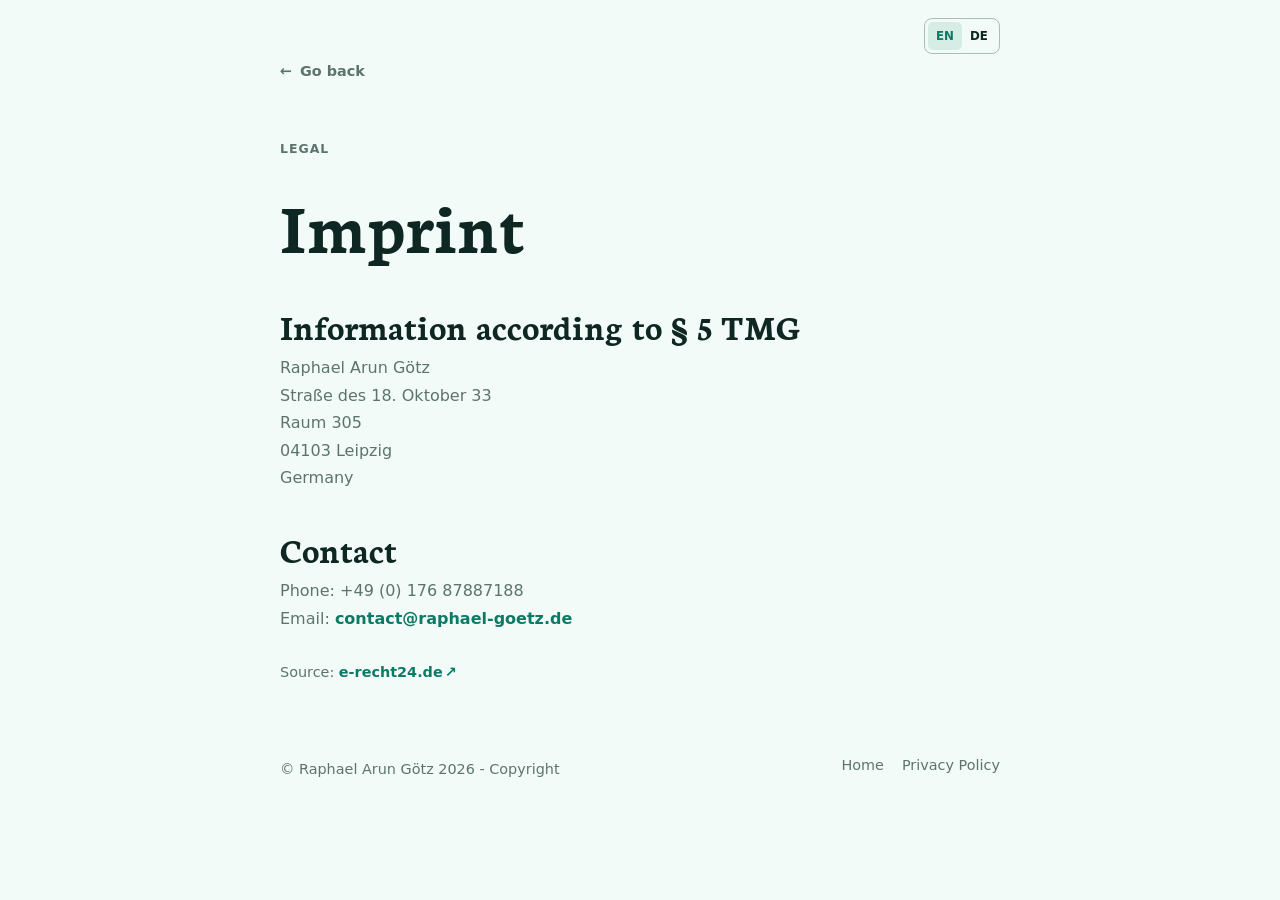
<file: privacy/imprint.html>
<!DOCTYPE html>
<html lang="en">
<head>
    <meta charset="UTF-8"/>
    <meta name="viewport" content="width=device-width, initial-scale=1"/>
    <title>Imprint - Raphael Götz</title>
    <link rel="icon" href="../public/favicon.svg" type="image/svg+xml"/>
    <link rel="manifest" href="../site.webmanifest"/>
    <meta name="theme-color" content="#dff2eb"/>
    <meta name="description" content="Legal notice and contact information for Raphael Götz."/>
    <meta name="robots" content="noindex, follow"/>
    <link rel="canonical" href="https://raphael-goetz.de/privacy/imprint.html"/>
    <link rel="stylesheet" href="../index.css" type="text/css" media="screen"/>
    <script src="../i18n.js" defer></script>
</head>
<body>
<main id="main-content" class="legal-shell">
    <nav class="legal-nav" aria-label="Legal navigation">
        <a class="project-link project-link--back" href="../index.html">
            <span aria-hidden="true">←</span> Go back
        </a>
    </nav>

    <article class="legal-page">
        <p class="eyebrow">Legal</p>
        <h1>Imprint</h1>

        <section>
            <h2>Information according to § 5 TMG</h2>
            <p>
                Raphael Arun G&ouml;tz<br/>
                Stra&szlig;e des 18. Oktober 33<br/>
                Raum 305<br/>
                04103 Leipzig<br/>
                Germany
            </p>
        </section>

        <section>
            <h2>Contact</h2>
            <p>
                Phone: +49 (0) 176 87887188<br/>
                Email: <a href="mailto:contact@raphael-goetz.de">contact@raphael-goetz.de</a>
            </p>
        </section>

        <p class="source-note">Source: <a href="https://www.e-recht24.de">e-recht24.de</a></p>
    </article>
</main>

<footer class="site-footer" aria-label="Legal and copyright">
    <p>© Raphael Arun Götz 2026 - Copyright</p>
    <nav aria-label="Legal">
        <a href="../index.html">Home</a>
        <a href="./policy.html">Privacy Policy</a>
    </nav>
</footer>
</body>
</html>
</file>
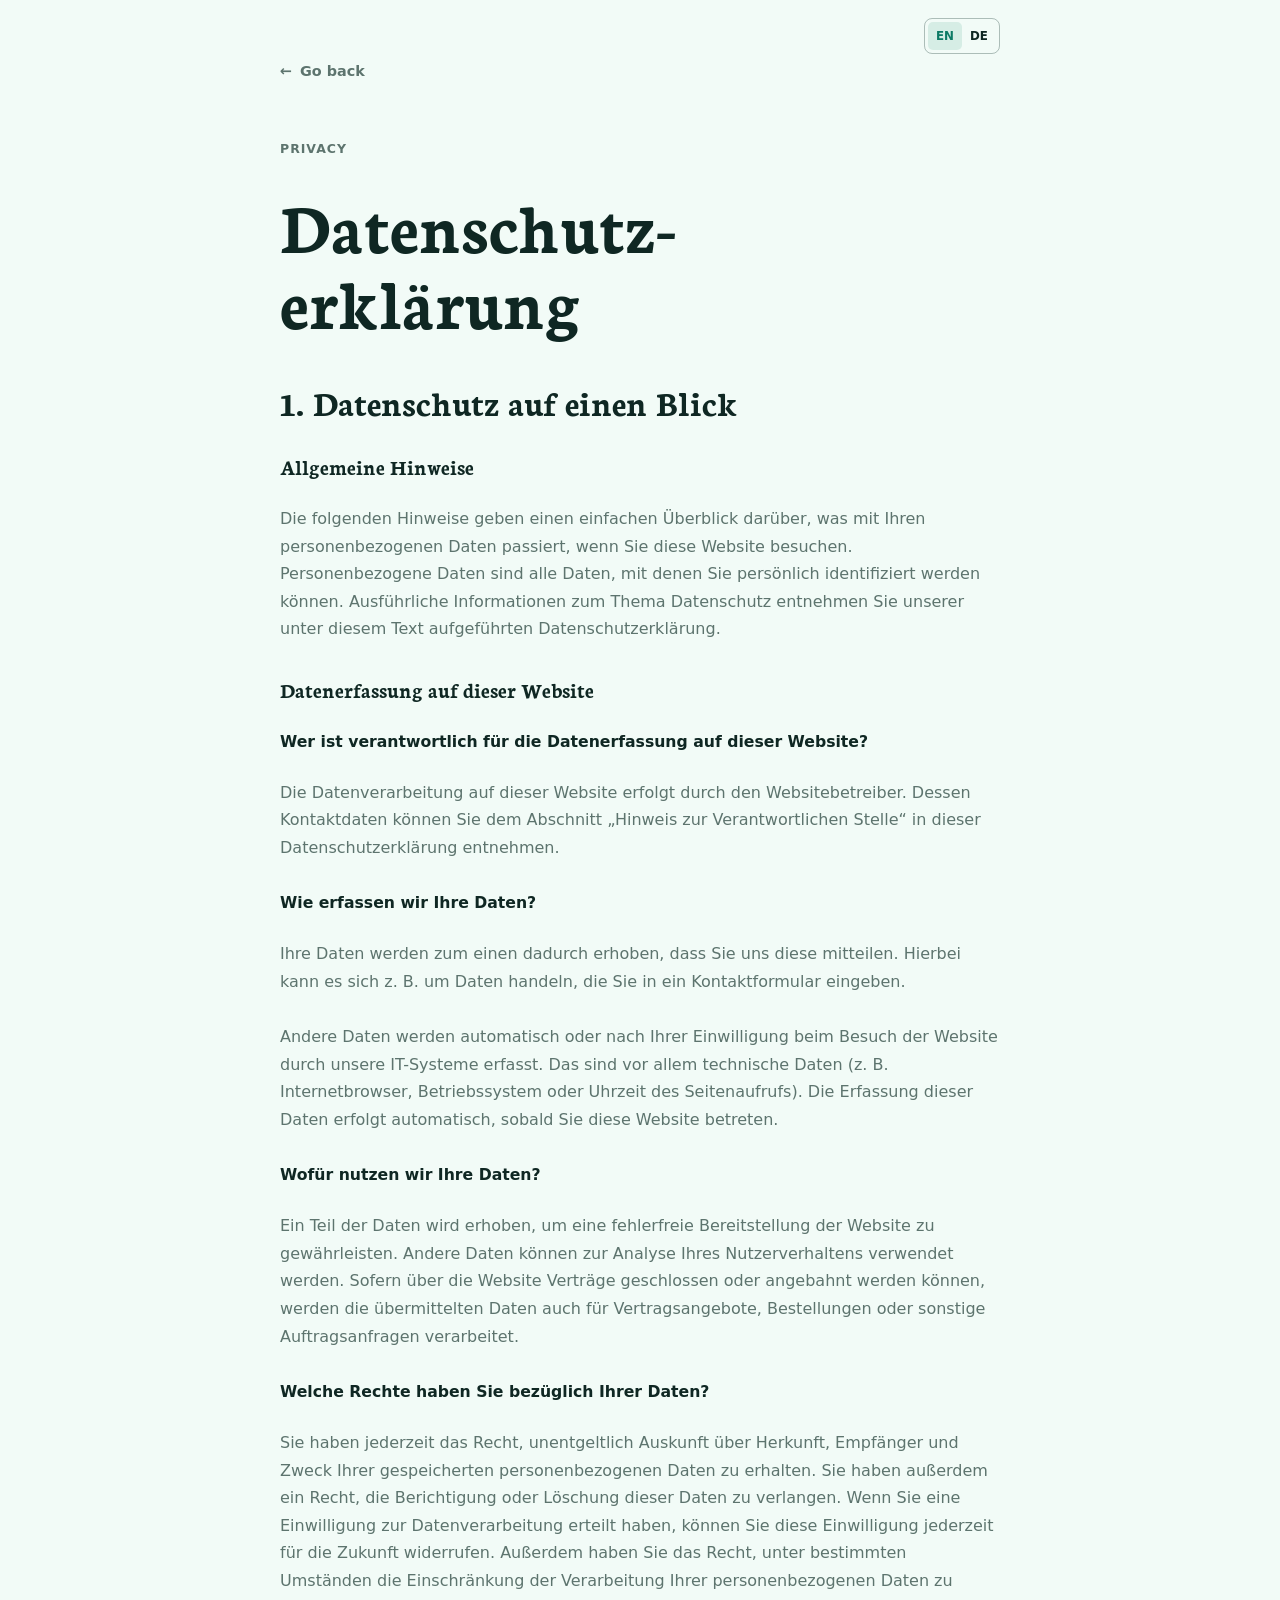
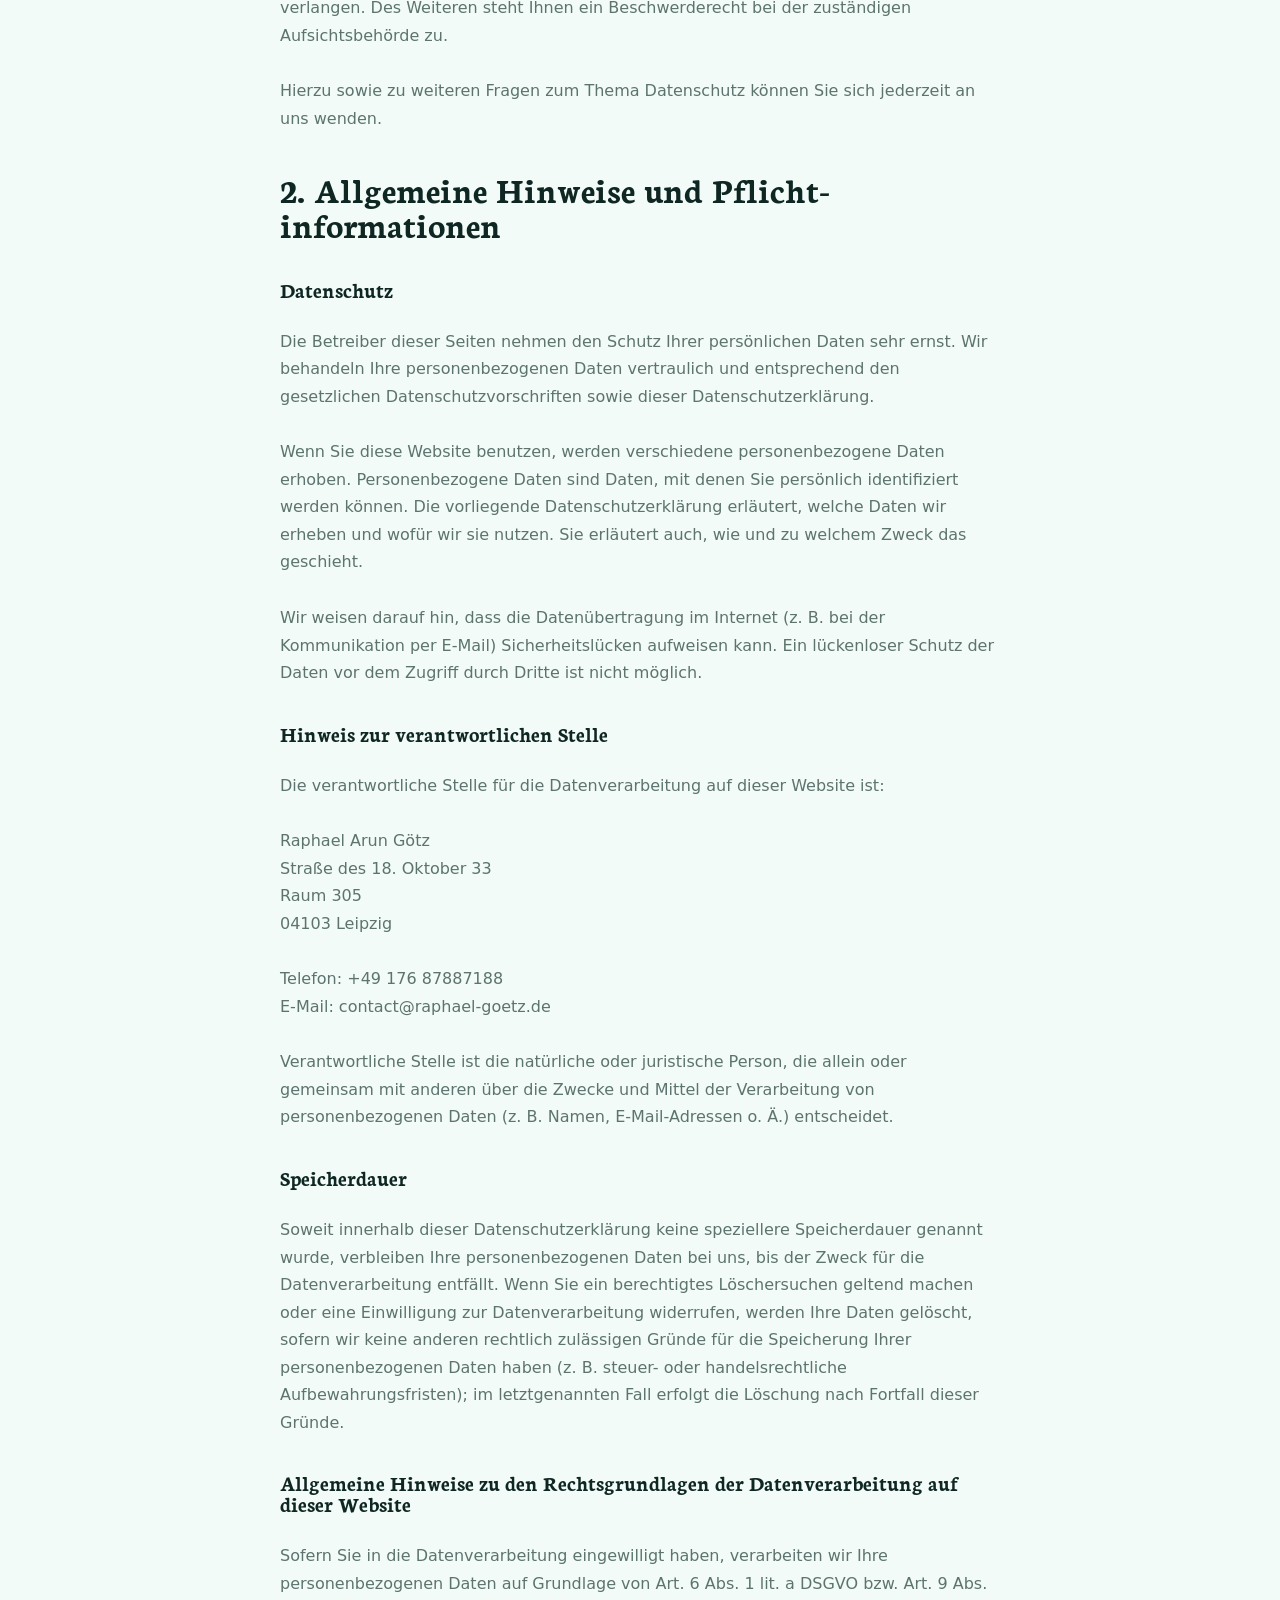
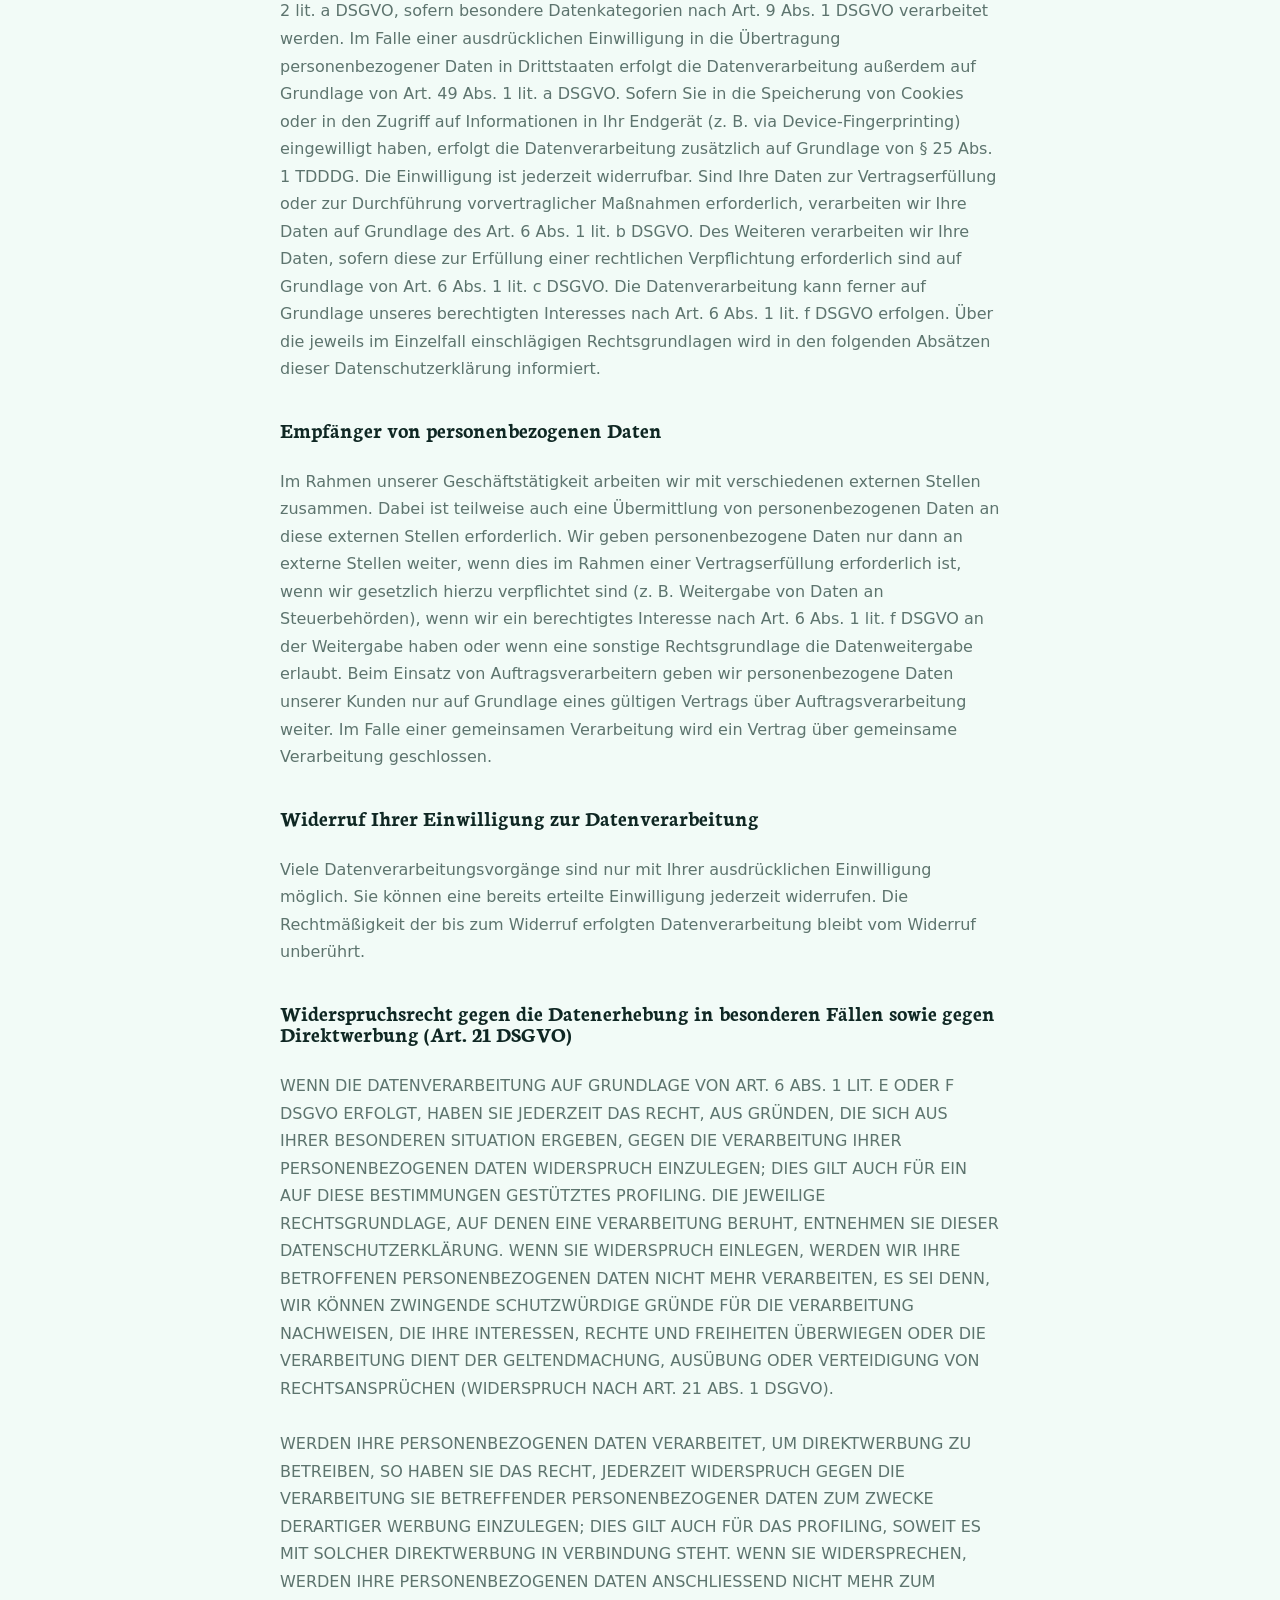
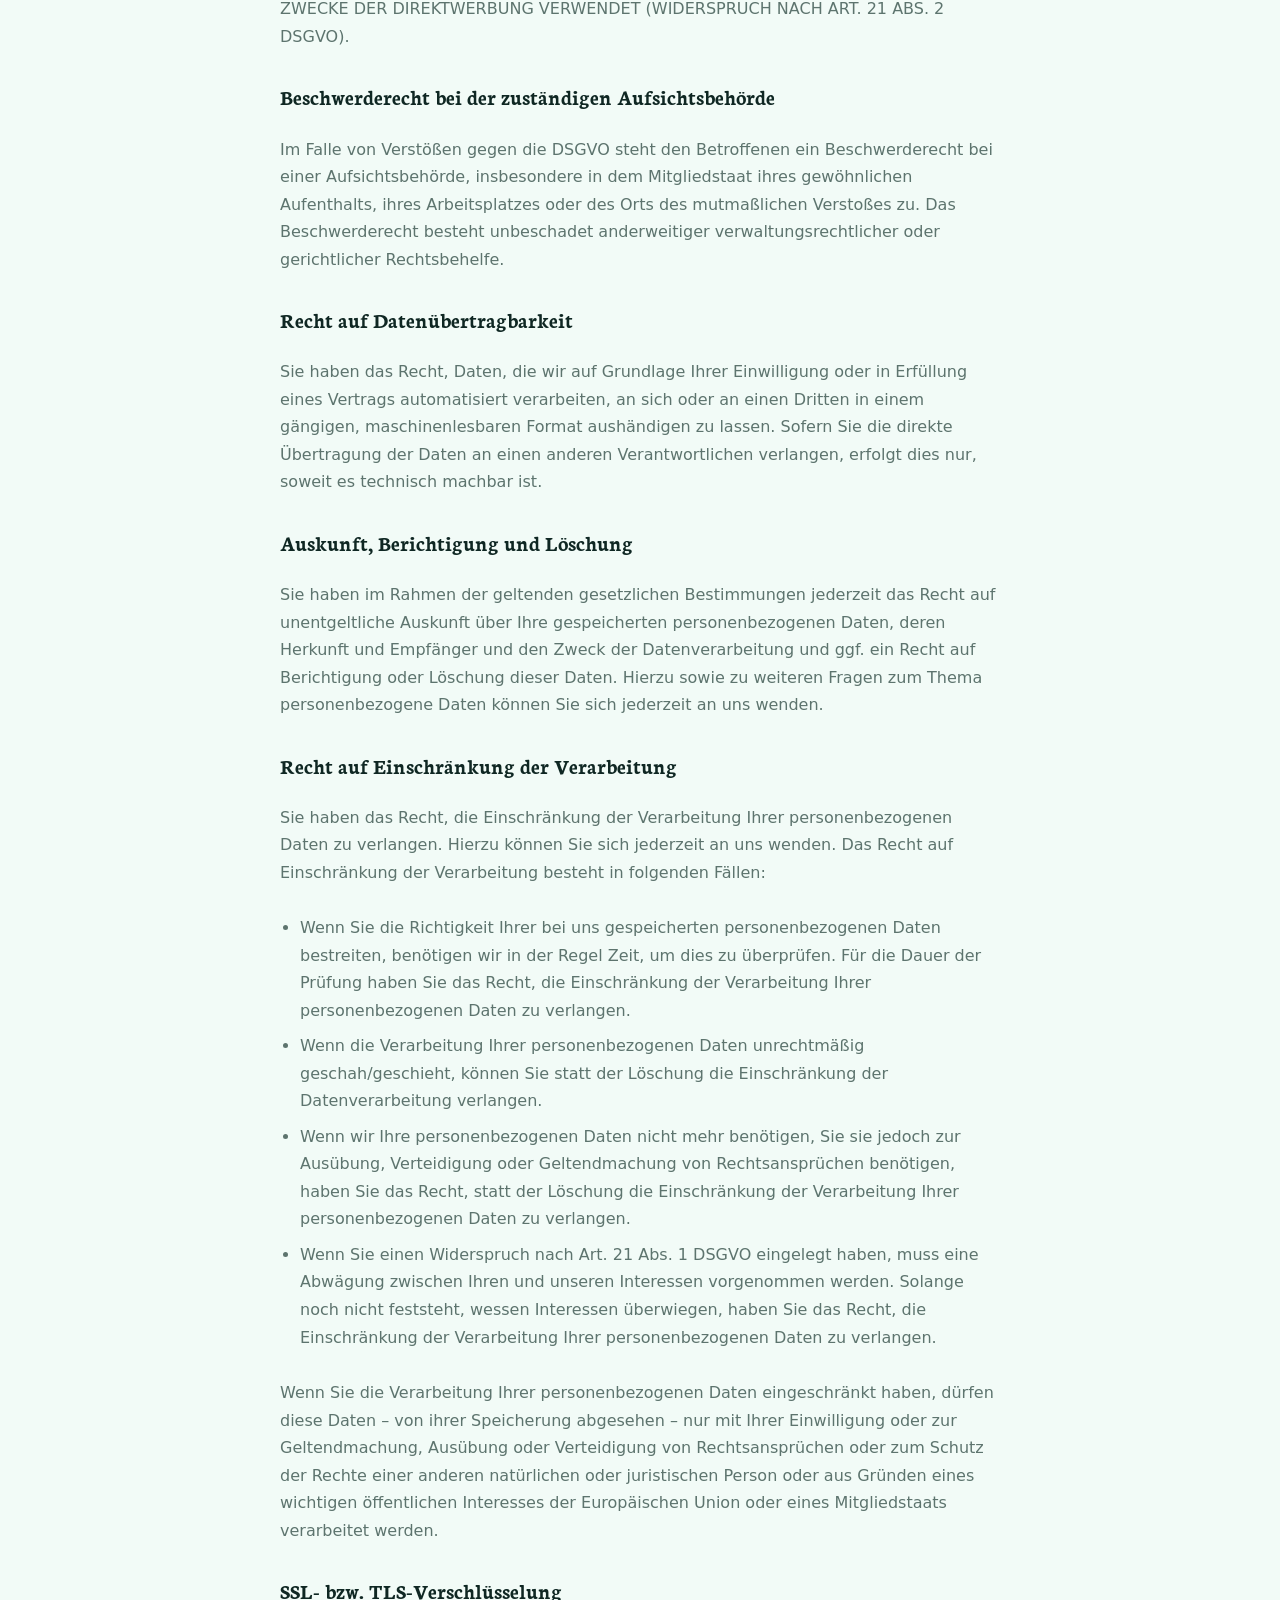
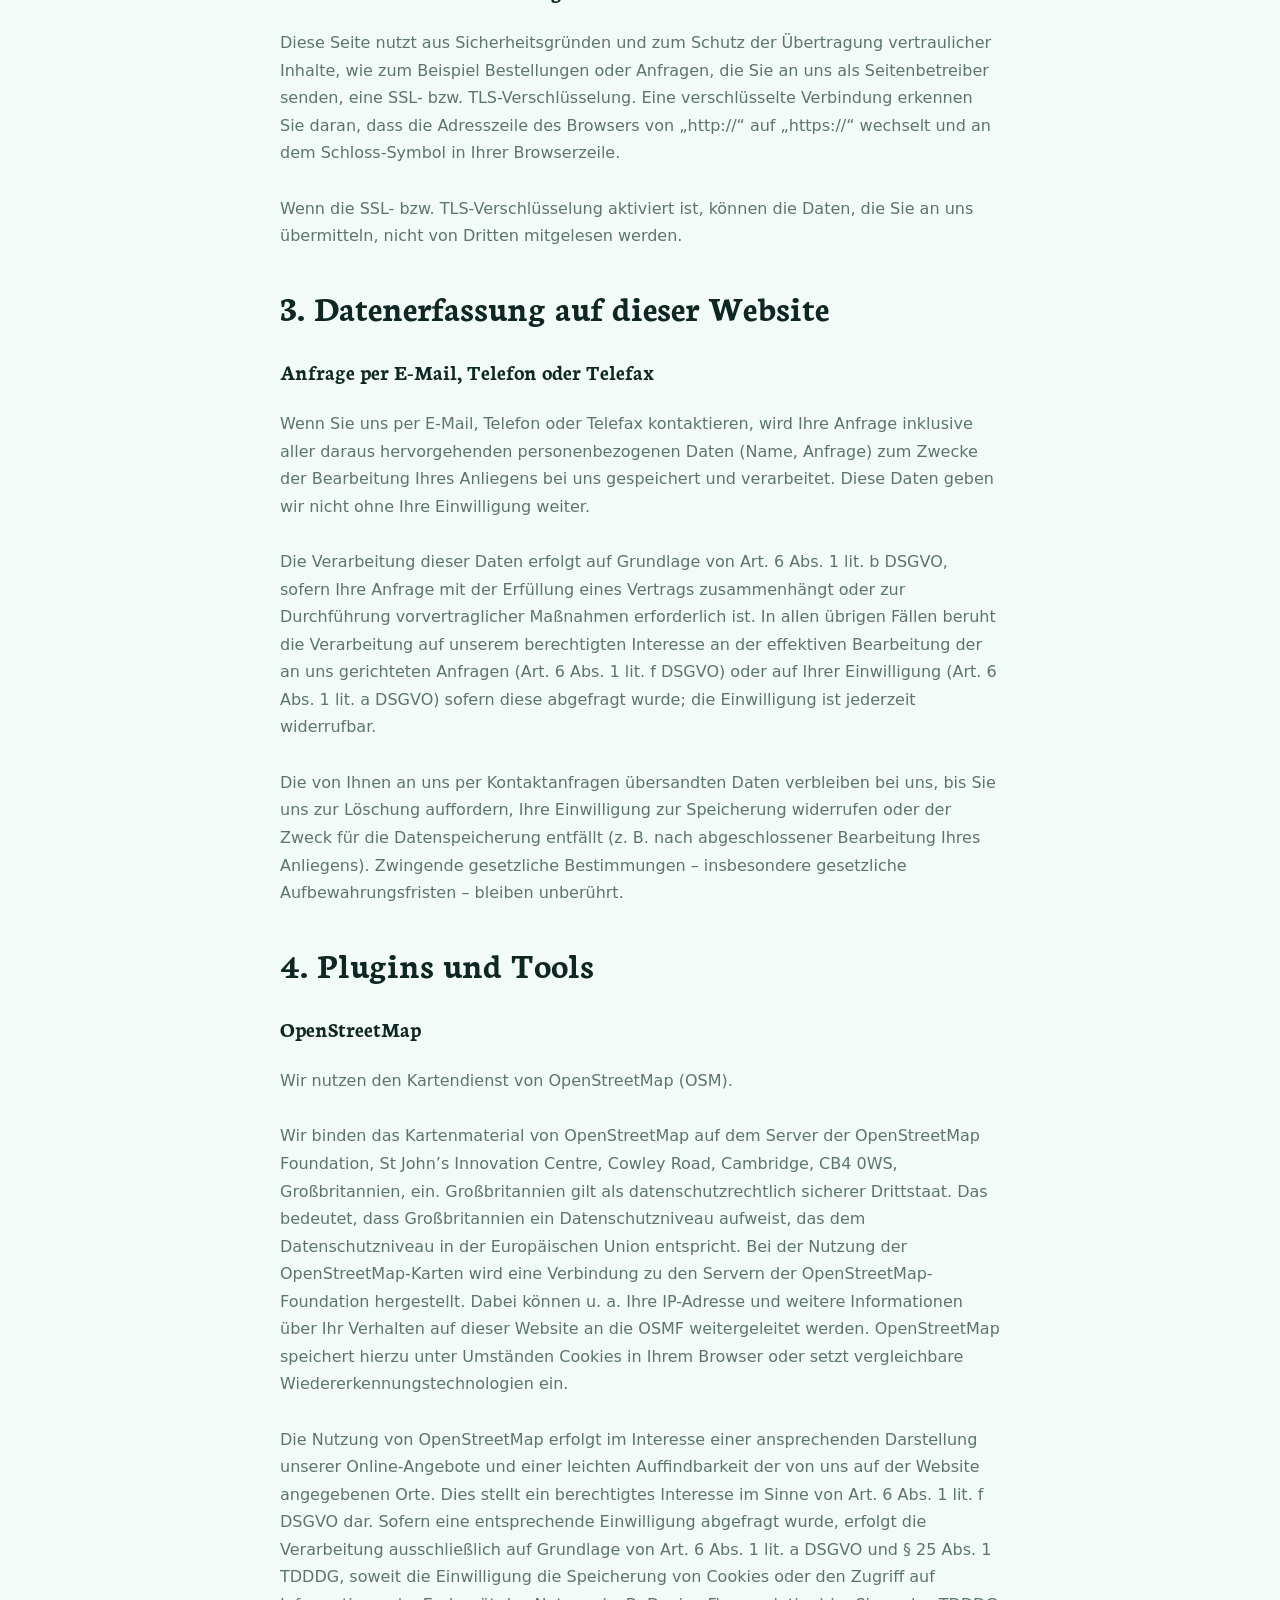
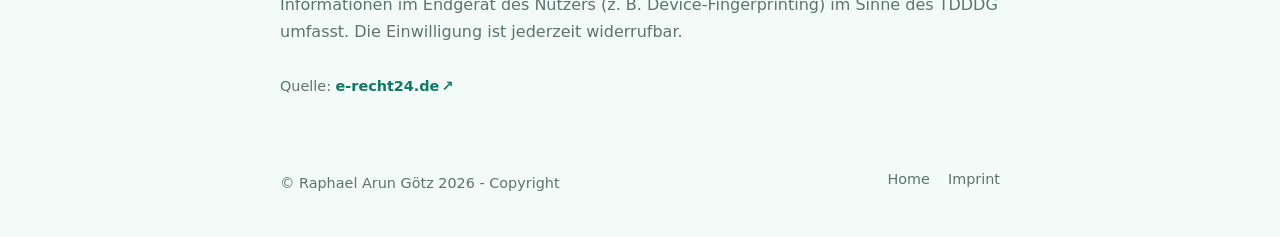
<file: privacy/policy.html>
<!DOCTYPE html>
<html lang="en">
<head>
    <meta charset="UTF-8"/>
    <meta name="viewport" content="width=device-width, initial-scale=1"/>
    <title>Privacy - Raphael Götz</title>
    <link rel="icon" href="../public/favicon.svg" type="image/svg+xml"/>
    <link rel="manifest" href="../site.webmanifest"/>
    <meta name="theme-color" content="#dff2eb"/>
    <meta name="description" content="Privacy policy for raphael-goetz.de."/>
    <meta name="robots" content="noindex, follow"/>
    <link rel="canonical" href="https://raphael-goetz.de/privacy/policy.html"/>
    <link rel="stylesheet" href="../index.css" type="text/css" media="screen"/>
    <script src="../i18n.js" defer></script>
</head>

<body>
<main id="main-content" class="legal-shell">
    <nav class="legal-nav" aria-label="Legal navigation">
        <a class="project-link project-link--back" href="../index.html">
            <span aria-hidden="true">←</span> Go back
        </a>
    </nav>

    <article class="legal-page">
        <p class="eyebrow">Privacy</p>
        <h1>Datenschutz&shy;erkl&auml;rung</h1>
                <h2>
1. Datenschutz auf einen Blick</h2>
                <h3>
Allgemeine Hinweise</h3>
        <p>Die folgenden Hinweise geben einen einfachen &Uuml;berblick dar&uuml;ber, was mit Ihren personenbezogenen
            Daten passiert, wenn Sie diese Website besuchen. Personenbezogene Daten sind alle Daten, mit denen Sie pers&ouml;nlich
            identifiziert werden k&ouml;nnen. Ausf&uuml;hrliche Informationen zum Thema Datenschutz entnehmen Sie
            unserer unter diesem Text aufgef&uuml;hrten Datenschutzerkl&auml;rung.</p>
                <h3>
Datenerfassung auf dieser Website</h3> <h4>Wer ist verantwortlich f&uuml;r die Datenerfassung auf dieser
        Website?</h4>
        <p>Die Datenverarbeitung auf dieser Website erfolgt durch den Websitebetreiber. Dessen Kontaktdaten k&ouml;nnen
            Sie dem Abschnitt &bdquo;Hinweis zur Verantwortlichen Stelle&ldquo; in dieser Datenschutzerkl&auml;rung
            entnehmen.</p> <h4>Wie erfassen wir Ihre Daten?</h4>
        <p>Ihre Daten werden zum einen dadurch erhoben, dass Sie uns diese mitteilen. Hierbei kann es sich z.&nbsp;B. um
            Daten handeln, die Sie in ein Kontaktformular eingeben.</p>
        <p>Andere Daten werden automatisch oder nach Ihrer Einwilligung beim Besuch der Website durch unsere IT-Systeme
            erfasst. Das sind vor allem technische Daten (z.&nbsp;B. Internetbrowser, Betriebssystem oder Uhrzeit des
            Seitenaufrufs). Die Erfassung dieser Daten erfolgt automatisch, sobald Sie diese Website betreten.</p> <h4>
        Wof&uuml;r nutzen wir Ihre Daten?</h4>
        <p>Ein Teil der Daten wird erhoben, um eine fehlerfreie Bereitstellung der Website zu gew&auml;hrleisten. Andere
            Daten k&ouml;nnen zur Analyse Ihres Nutzerverhaltens verwendet werden. Sofern &uuml;ber die Website Vertr&auml;ge
            geschlossen oder angebahnt werden k&ouml;nnen, werden die &uuml;bermittelten Daten auch f&uuml;r
            Vertragsangebote, Bestellungen oder sonstige Auftragsanfragen verarbeitet.</p> <h4>Welche Rechte haben Sie
        bez&uuml;glich Ihrer Daten?</h4>
        <p>Sie haben jederzeit das Recht, unentgeltlich Auskunft &uuml;ber Herkunft, Empf&auml;nger und Zweck Ihrer
            gespeicherten personenbezogenen Daten zu erhalten. Sie haben au&szlig;erdem ein Recht, die Berichtigung oder
            L&ouml;schung dieser Daten zu verlangen. Wenn Sie eine Einwilligung zur Datenverarbeitung erteilt haben, k&ouml;nnen
            Sie diese Einwilligung jederzeit f&uuml;r die Zukunft widerrufen. Au&szlig;erdem haben Sie das Recht, unter
            bestimmten Umst&auml;nden die Einschr&auml;nkung der Verarbeitung Ihrer personenbezogenen Daten zu
            verlangen. Des Weiteren steht Ihnen ein Beschwerderecht bei der zust&auml;ndigen Aufsichtsbeh&ouml;rde
            zu.</p>
        <p>Hierzu sowie zu weiteren Fragen zum Thema Datenschutz k&ouml;nnen Sie sich jederzeit an uns wenden.</p>
                <h2>
2. Allgemeine Hinweise und Pflicht&shy;informationen</h2>
                <h3>
Datenschutz</h3>
        <p>Die Betreiber dieser Seiten nehmen den Schutz Ihrer pers&ouml;nlichen Daten sehr ernst. Wir behandeln Ihre
            personenbezogenen Daten vertraulich und entsprechend den gesetzlichen Datenschutzvorschriften sowie dieser
            Datenschutzerkl&auml;rung.</p>
        <p>Wenn Sie diese Website benutzen, werden verschiedene personenbezogene Daten erhoben. Personenbezogene Daten
            sind Daten, mit denen Sie pers&ouml;nlich identifiziert werden k&ouml;nnen. Die vorliegende Datenschutzerkl&auml;rung
            erl&auml;utert, welche Daten wir erheben und wof&uuml;r wir sie nutzen. Sie erl&auml;utert auch, wie und zu
            welchem Zweck das geschieht.</p>
        <p>Wir weisen darauf hin, dass die Daten&uuml;bertragung im Internet (z.&nbsp;B. bei der Kommunikation per
            E-Mail) Sicherheitsl&uuml;cken aufweisen kann. Ein l&uuml;ckenloser Schutz der Daten vor dem Zugriff durch
            Dritte ist nicht m&ouml;glich.</p>
                <h3>
Hinweis zur verantwortlichen Stelle</h3>
        <p>Die verantwortliche Stelle f&uuml;r die Datenverarbeitung auf dieser Website ist:</p>
        <p>Raphael Arun G&ouml;tz<br/>
            Stra&szlig;e des 18. Oktober 33<br/>
            Raum 305<br/>
            04103 Leipzig</p>

        <p>Telefon: +49 176 87887188<br/>
            E-Mail: contact@raphael-goetz.de</p>
        <p>Verantwortliche Stelle ist die nat&uuml;rliche oder juristische Person, die allein oder gemeinsam mit anderen
            &uuml;ber die Zwecke und Mittel der Verarbeitung von personenbezogenen Daten (z.&nbsp;B. Namen,
            E-Mail-Adressen o. &Auml;.) entscheidet.</p>

                <h3>
Speicherdauer</h3>
        <p>Soweit innerhalb dieser Datenschutzerkl&auml;rung keine speziellere Speicherdauer genannt wurde, verbleiben
            Ihre personenbezogenen Daten bei uns, bis der Zweck f&uuml;r die Datenverarbeitung entf&auml;llt. Wenn Sie
            ein berechtigtes L&ouml;schersuchen geltend machen oder eine Einwilligung zur Datenverarbeitung widerrufen,
            werden Ihre Daten gel&ouml;scht, sofern wir keine anderen rechtlich zul&auml;ssigen Gr&uuml;nde f&uuml;r die
            Speicherung Ihrer personenbezogenen Daten haben (z.&nbsp;B. steuer- oder handelsrechtliche
            Aufbewahrungsfristen); im letztgenannten Fall erfolgt die L&ouml;schung nach Fortfall dieser
            Gr&uuml;nde.</p>
                <h3>
Allgemeine Hinweise zu den Rechtsgrundlagen der Datenverarbeitung auf dieser Website</h3>
        <p>Sofern Sie in die Datenverarbeitung eingewilligt haben, verarbeiten wir Ihre personenbezogenen Daten auf
            Grundlage von Art. 6 Abs. 1 lit. a DSGVO bzw. Art. 9 Abs. 2 lit. a DSGVO, sofern besondere Datenkategorien
            nach Art. 9 Abs. 1 DSGVO verarbeitet werden. Im Falle einer ausdr&uuml;cklichen Einwilligung in die &Uuml;bertragung
            personenbezogener Daten in Drittstaaten erfolgt die Datenverarbeitung au&szlig;erdem auf Grundlage von Art.
            49 Abs. 1 lit. a DSGVO. Sofern Sie in die Speicherung von Cookies oder in den Zugriff auf Informationen in
            Ihr Endger&auml;t (z.&nbsp;B. via Device-Fingerprinting) eingewilligt haben, erfolgt die Datenverarbeitung
            zus&auml;tzlich auf Grundlage von &sect; 25 Abs. 1 TDDDG. Die Einwilligung ist jederzeit widerrufbar. Sind
            Ihre Daten zur Vertragserf&uuml;llung oder zur Durchf&uuml;hrung vorvertraglicher Ma&szlig;nahmen
            erforderlich, verarbeiten wir Ihre Daten auf Grundlage des Art. 6 Abs. 1 lit. b DSGVO. Des Weiteren
            verarbeiten wir Ihre Daten, sofern diese zur Erf&uuml;llung einer rechtlichen Verpflichtung erforderlich
            sind auf Grundlage von Art. 6 Abs. 1 lit. c DSGVO. Die Datenverarbeitung kann ferner auf Grundlage unseres
            berechtigten Interesses nach Art. 6 Abs. 1 lit. f DSGVO erfolgen. &Uuml;ber die jeweils im Einzelfall
            einschl&auml;gigen Rechtsgrundlagen wird in den folgenden Abs&auml;tzen dieser Datenschutzerkl&auml;rung
            informiert.</p>
                <h3>
Empf&auml;nger von personenbezogenen Daten</h3>
        <p>Im Rahmen unserer Gesch&auml;ftst&auml;tigkeit arbeiten wir mit verschiedenen externen Stellen zusammen.
            Dabei ist teilweise auch eine &Uuml;bermittlung von personenbezogenen Daten an diese externen Stellen
            erforderlich. Wir geben personenbezogene Daten nur dann an externe Stellen weiter, wenn dies im Rahmen einer
            Vertragserf&uuml;llung erforderlich ist, wenn wir gesetzlich hierzu verpflichtet sind (z.&nbsp;B. Weitergabe
            von Daten an Steuerbeh&ouml;rden), wenn wir ein berechtigtes Interesse nach Art. 6 Abs. 1 lit. f DSGVO an
            der Weitergabe haben oder wenn eine sonstige Rechtsgrundlage die Datenweitergabe erlaubt. Beim Einsatz von
            Auftragsverarbeitern geben wir personenbezogene Daten unserer Kunden nur auf Grundlage eines g&uuml;ltigen
            Vertrags &uuml;ber Auftragsverarbeitung weiter. Im Falle einer gemeinsamen Verarbeitung wird ein Vertrag
            &uuml;ber gemeinsame Verarbeitung geschlossen.</p>
                <h3>
Widerruf Ihrer Einwilligung zur Datenverarbeitung</h3>
        <p>Viele Datenverarbeitungsvorg&auml;nge sind nur mit Ihrer ausdr&uuml;cklichen Einwilligung m&ouml;glich. Sie k&ouml;nnen
            eine bereits erteilte Einwilligung jederzeit widerrufen. Die Rechtm&auml;&szlig;igkeit der bis zum Widerruf
            erfolgten Datenverarbeitung bleibt vom Widerruf unber&uuml;hrt.</p>
                <h3>
Widerspruchsrecht gegen die Datenerhebung in besonderen F&auml;llen sowie gegen Direktwerbung (Art. 21
            DSGVO)</h3>
        <p>WENN DIE DATENVERARBEITUNG AUF GRUNDLAGE VON ART. 6 ABS. 1 LIT. E ODER F DSGVO ERFOLGT, HABEN SIE JEDERZEIT
            DAS RECHT, AUS GR&Uuml;NDEN, DIE SICH AUS IHRER BESONDEREN SITUATION ERGEBEN, GEGEN DIE VERARBEITUNG IHRER
            PERSONENBEZOGENEN DATEN WIDERSPRUCH EINZULEGEN; DIES GILT AUCH F&Uuml;R EIN AUF DIESE BESTIMMUNGEN GEST&Uuml;TZTES
            PROFILING. DIE JEWEILIGE RECHTSGRUNDLAGE, AUF DENEN EINE VERARBEITUNG BERUHT, ENTNEHMEN SIE DIESER
            DATENSCHUTZERKL&Auml;RUNG. WENN SIE WIDERSPRUCH EINLEGEN, WERDEN WIR IHRE BETROFFENEN PERSONENBEZOGENEN
            DATEN NICHT MEHR VERARBEITEN, ES SEI DENN, WIR K&Ouml;NNEN ZWINGENDE SCHUTZW&Uuml;RDIGE GR&Uuml;NDE F&Uuml;R
            DIE VERARBEITUNG NACHWEISEN, DIE IHRE INTERESSEN, RECHTE UND FREIHEITEN &Uuml;BERWIEGEN ODER DIE
            VERARBEITUNG DIENT DER GELTENDMACHUNG, AUS&Uuml;BUNG ODER VERTEIDIGUNG VON RECHTSANSPR&Uuml;CHEN
            (WIDERSPRUCH NACH ART. 21 ABS. 1 DSGVO).</p>
        <p>WERDEN IHRE PERSONENBEZOGENEN DATEN VERARBEITET, UM DIREKTWERBUNG ZU BETREIBEN, SO HABEN SIE DAS RECHT,
            JEDERZEIT WIDERSPRUCH GEGEN DIE VERARBEITUNG SIE BETREFFENDER PERSONENBEZOGENER DATEN ZUM ZWECKE DERARTIGER
            WERBUNG EINZULEGEN; DIES GILT AUCH F&Uuml;R DAS PROFILING, SOWEIT ES MIT SOLCHER DIREKTWERBUNG IN VERBINDUNG
            STEHT. WENN SIE WIDERSPRECHEN, WERDEN IHRE PERSONENBEZOGENEN DATEN ANSCHLIESSEND NICHT MEHR ZUM ZWECKE DER
            DIREKTWERBUNG VERWENDET (WIDERSPRUCH NACH ART. 21 ABS. 2 DSGVO).</p>
                <h3>
Beschwerde&shy;recht bei der zust&auml;ndigen Aufsichts&shy;beh&ouml;rde</h3>
        <p>Im Falle von Verst&ouml;&szlig;en gegen die DSGVO steht den Betroffenen ein Beschwerderecht bei einer
            Aufsichtsbeh&ouml;rde, insbesondere in dem Mitgliedstaat ihres gew&ouml;hnlichen Aufenthalts, ihres
            Arbeitsplatzes oder des Orts des mutma&szlig;lichen Versto&szlig;es zu. Das Beschwerderecht besteht
            unbeschadet anderweitiger verwaltungsrechtlicher oder gerichtlicher Rechtsbehelfe.</p>
                <h3>
Recht auf Daten&shy;&uuml;bertrag&shy;barkeit</h3>
        <p>Sie haben das Recht, Daten, die wir auf Grundlage Ihrer Einwilligung oder in Erf&uuml;llung eines Vertrags
            automatisiert verarbeiten, an sich oder an einen Dritten in einem g&auml;ngigen, maschinenlesbaren Format
            aush&auml;ndigen zu lassen. Sofern Sie die direkte &Uuml;bertragung der Daten an einen anderen
            Verantwortlichen verlangen, erfolgt dies nur, soweit es technisch machbar ist.</p>
                <h3>
Auskunft, Berichtigung und L&ouml;schung</h3>
        <p>Sie haben im Rahmen der geltenden gesetzlichen Bestimmungen jederzeit das Recht auf unentgeltliche Auskunft
            &uuml;ber Ihre gespeicherten personenbezogenen Daten, deren Herkunft und Empf&auml;nger und den Zweck der
            Datenverarbeitung und ggf. ein Recht auf Berichtigung oder L&ouml;schung dieser Daten. Hierzu sowie zu
            weiteren Fragen zum Thema personenbezogene Daten k&ouml;nnen Sie sich jederzeit an uns wenden.</p>
                <h3>
Recht auf Einschr&auml;nkung der Verarbeitung</h3>
        <p>Sie haben das Recht, die Einschr&auml;nkung der Verarbeitung Ihrer personenbezogenen Daten zu verlangen.
            Hierzu k&ouml;nnen Sie sich jederzeit an uns wenden. Das Recht auf Einschr&auml;nkung der Verarbeitung
            besteht in folgenden F&auml;llen:</p>
        <ul>
            <li>Wenn Sie die Richtigkeit Ihrer bei uns gespeicherten personenbezogenen Daten bestreiten, ben&ouml;tigen
                wir in der Regel Zeit, um dies zu &uuml;berpr&uuml;fen. F&uuml;r die Dauer der Pr&uuml;fung haben Sie
                das Recht, die Einschr&auml;nkung der Verarbeitung Ihrer personenbezogenen Daten zu verlangen.
            </li>
            <li>Wenn die Verarbeitung Ihrer personenbezogenen Daten unrechtm&auml;&szlig;ig geschah/geschieht, k&ouml;nnen
                Sie statt der L&ouml;schung die Einschr&auml;nkung der Datenverarbeitung verlangen.
            </li>
            <li>Wenn wir Ihre personenbezogenen Daten nicht mehr ben&ouml;tigen, Sie sie jedoch zur Aus&uuml;bung,
                Verteidigung oder Geltendmachung von Rechtsanspr&uuml;chen ben&ouml;tigen, haben Sie das Recht, statt
                der L&ouml;schung die Einschr&auml;nkung der Verarbeitung Ihrer personenbezogenen Daten zu verlangen.
            </li>
            <li>Wenn Sie einen Widerspruch nach Art. 21 Abs. 1 DSGVO eingelegt haben, muss eine Abw&auml;gung zwischen
                Ihren und unseren Interessen vorgenommen werden. Solange noch nicht feststeht, wessen Interessen &uuml;berwiegen,
                haben Sie das Recht, die Einschr&auml;nkung der Verarbeitung Ihrer personenbezogenen Daten zu verlangen.
            </li>
        </ul>
        <p>Wenn Sie die Verarbeitung Ihrer personenbezogenen Daten eingeschr&auml;nkt haben, d&uuml;rfen diese Daten
            &ndash; von ihrer Speicherung abgesehen &ndash; nur mit Ihrer Einwilligung oder zur Geltendmachung, Aus&uuml;bung
            oder Verteidigung von Rechtsanspr&uuml;chen oder zum Schutz der Rechte einer anderen nat&uuml;rlichen oder
            juristischen Person oder aus Gr&uuml;nden eines wichtigen &ouml;ffentlichen Interesses der Europ&auml;ischen
            Union oder eines Mitgliedstaats verarbeitet werden.</p>
                <h3>
SSL- bzw. TLS-Verschl&uuml;sselung</h3>
        <p>Diese Seite nutzt aus Sicherheitsgr&uuml;nden und zum Schutz der &Uuml;bertragung vertraulicher Inhalte, wie
            zum Beispiel Bestellungen oder Anfragen, die Sie an uns als Seitenbetreiber senden, eine SSL- bzw.
            TLS-Verschl&uuml;sselung. Eine verschl&uuml;sselte Verbindung erkennen Sie daran, dass die Adresszeile des
            Browsers von &bdquo;http://&ldquo; auf &bdquo;https://&ldquo; wechselt und an dem Schloss-Symbol in Ihrer
            Browserzeile.</p>
        <p>Wenn die SSL- bzw. TLS-Verschl&uuml;sselung aktiviert ist, k&ouml;nnen die Daten, die Sie an uns &uuml;bermitteln,
            nicht von Dritten mitgelesen werden.</p>
                <h2>
3. Datenerfassung auf dieser Website</h2>
                <h3>
Anfrage per E-Mail, Telefon oder Telefax</h3>
        <p>Wenn Sie uns per E-Mail, Telefon oder Telefax kontaktieren, wird Ihre Anfrage inklusive aller daraus
            hervorgehenden personenbezogenen Daten (Name, Anfrage) zum Zwecke der Bearbeitung Ihres Anliegens bei uns
            gespeichert und verarbeitet. Diese Daten geben wir nicht ohne Ihre Einwilligung weiter.</p>
        <p>Die Verarbeitung dieser Daten erfolgt auf Grundlage von Art. 6 Abs. 1 lit. b DSGVO, sofern Ihre Anfrage mit
            der Erf&uuml;llung eines Vertrags zusammenh&auml;ngt oder zur Durchf&uuml;hrung vorvertraglicher Ma&szlig;nahmen
            erforderlich ist. In allen &uuml;brigen F&auml;llen beruht die Verarbeitung auf unserem berechtigten
            Interesse an der effektiven Bearbeitung der an uns gerichteten Anfragen (Art. 6 Abs. 1 lit. f DSGVO) oder
            auf Ihrer Einwilligung (Art. 6 Abs. 1 lit. a DSGVO) sofern diese abgefragt wurde; die Einwilligung ist
            jederzeit widerrufbar.</p>
        <p>Die von Ihnen an uns per Kontaktanfragen &uuml;bersandten Daten verbleiben bei uns, bis Sie uns zur L&ouml;schung
            auffordern, Ihre Einwilligung zur Speicherung widerrufen oder der Zweck f&uuml;r die Datenspeicherung entf&auml;llt
            (z.&nbsp;B. nach abgeschlossener Bearbeitung Ihres Anliegens). Zwingende gesetzliche Bestimmungen &ndash;
            insbesondere gesetzliche Aufbewahrungsfristen &ndash; bleiben unber&uuml;hrt.</p>
                <h2>
4. Plugins und Tools</h2>
                <h3>
OpenStreetMap</h3>
        <p>Wir nutzen den Kartendienst von OpenStreetMap (OSM).</p>
        <p>Wir binden das Kartenmaterial von OpenStreetMap auf dem Server der OpenStreetMap Foundation, St John&rsquo;s
            Innovation Centre, Cowley Road, Cambridge, CB4 0WS, Gro&szlig;britannien, ein. Gro&szlig;britannien gilt als
            datenschutzrechtlich sicherer Drittstaat. Das bedeutet, dass Gro&szlig;britannien ein Datenschutzniveau
            aufweist, das dem Datenschutzniveau in der Europ&auml;ischen Union entspricht. Bei der Nutzung der
            OpenStreetMap-Karten wird eine Verbindung zu den Servern der OpenStreetMap-Foundation hergestellt. Dabei k&ouml;nnen
            u.&nbsp;a. Ihre IP-Adresse und weitere Informationen &uuml;ber Ihr Verhalten auf dieser Website an die OSMF
            weitergeleitet werden. OpenStreetMap speichert hierzu unter Umst&auml;nden Cookies in Ihrem Browser oder
            setzt vergleichbare Wiedererkennungstechnologien ein.</p>
        <p>Die Nutzung von OpenStreetMap erfolgt im Interesse einer ansprechenden Darstellung unserer Online-Angebote
            und einer leichten Auffindbarkeit der von uns auf der Website angegebenen Orte. Dies stellt ein berechtigtes
            Interesse im Sinne von Art. 6 Abs. 1 lit. f DSGVO dar. Sofern eine entsprechende Einwilligung abgefragt
            wurde, erfolgt die Verarbeitung ausschlie&szlig;lich auf Grundlage von Art. 6 Abs. 1 lit. a DSGVO und &sect;
            25 Abs. 1 TDDDG, soweit die Einwilligung die Speicherung von Cookies oder den Zugriff auf Informationen im
            Endger&auml;t des Nutzers (z.&nbsp;B. Device-Fingerprinting) im Sinne des TDDDG umfasst. Die Einwilligung
            ist jederzeit widerrufbar.</p>

        <p class="source-note">Quelle: <a href="https://www.e-recht24.de">e-recht24.de</a></p>
    </article>
</main>

<footer class="site-footer" aria-label="Legal and copyright">
    <p>© Raphael Arun Götz 2026 - Copyright</p>
    <nav aria-label="Legal">
        <a href="../index.html">Home</a>
        <a href="./imprint.html">Imprint</a>
    </nav>
</footer>
</body>
</html>
</file>
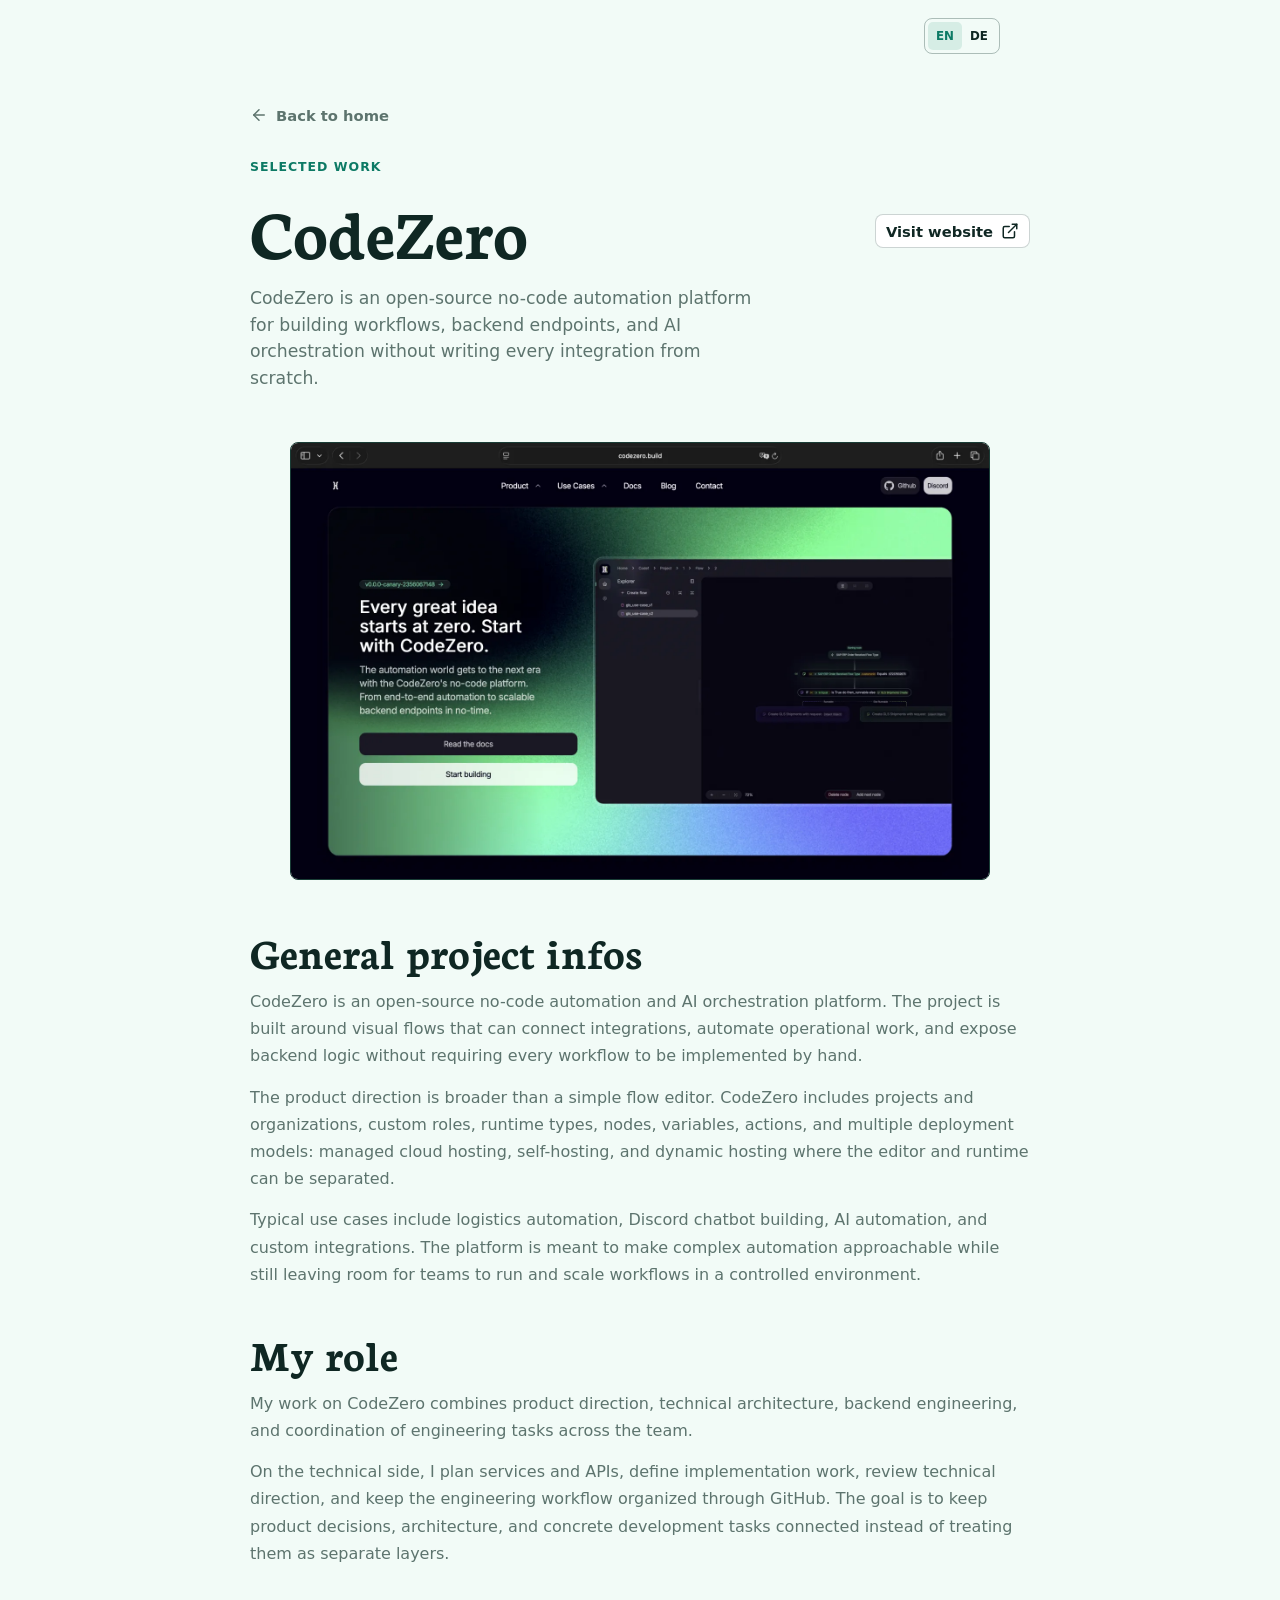
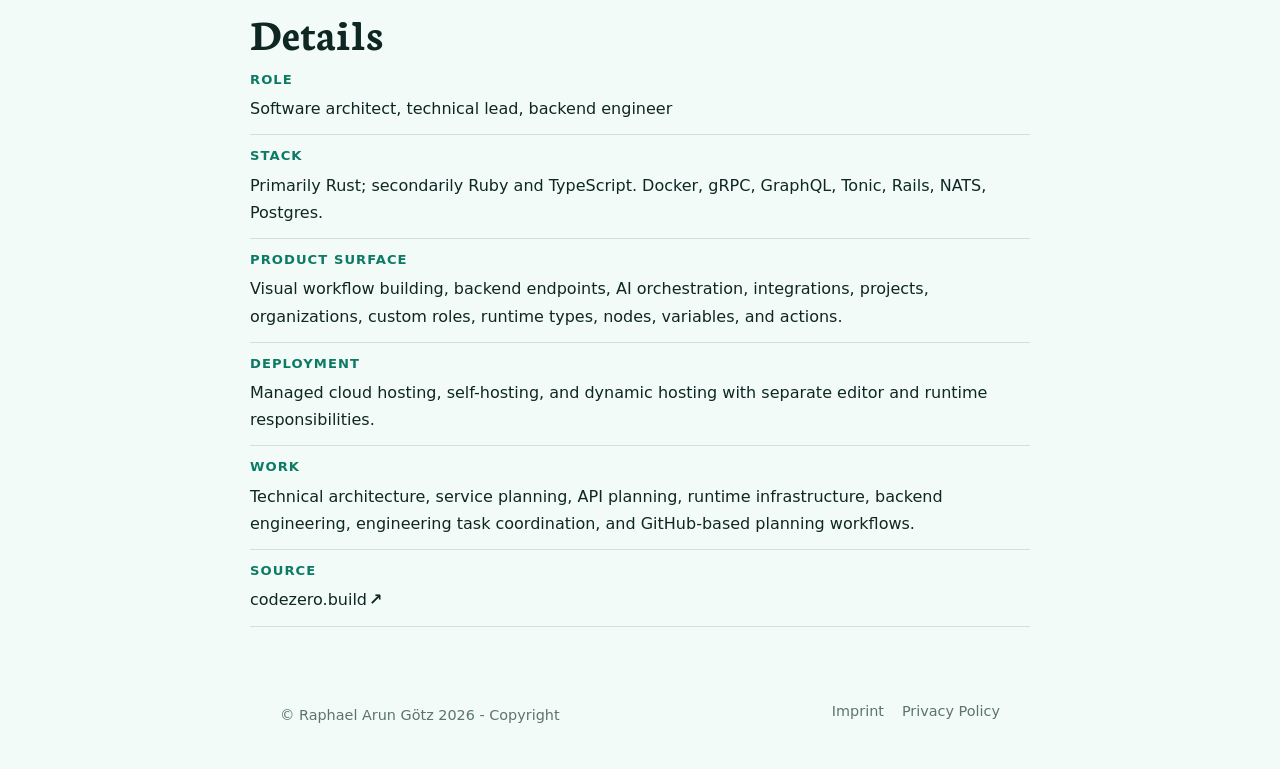
<file: projects/codezero.html>
<!DOCTYPE html>
<html lang="en">
<head>
    <meta charset="UTF-8"/>
    <meta name="viewport" content="width=device-width, initial-scale=1"/>
    <title>CodeZero - Raphael Götz</title>
    <link rel="icon" href="../public/favicon.svg" type="image/svg+xml"/>
    <link rel="manifest" href="../site.webmanifest"/>
    <meta name="theme-color" content="#dff2eb"/>
    <meta
            name="description"
            content="Project notes for CodeZero, an open-source no-code automation and AI orchestration platform."
    />
    <meta name="author" content="Raphael Götz"/>
    <meta name="robots" content="index, follow"/>
    <link rel="canonical" href="https://raphael-goetz.de/projects/codezero.html"/>
    <meta property="og:type" content="article"/>
    <meta property="og:locale" content="en_US"/>
    <meta property="og:site_name" content="Raphael Götz"/>
    <meta property="og:title" content="CodeZero — Raphael Götz"/>
    <meta property="og:description" content="Architecture and engineering of an open-source no-code automation and AI orchestration platform."/>
    <meta property="og:url" content="https://raphael-goetz.de/projects/codezero.html"/>
    <meta property="og:image" content="https://raphael-goetz.de/public/projects/codezero-preview.webp"/>
    <meta property="og:image:type" content="image/webp"/>
    <meta property="og:image:width" content="1600"/>
    <meta property="og:image:height" content="1000"/>
    <meta property="og:image:alt" content="CodeZero platform preview"/>
    <meta name="twitter:card" content="summary_large_image"/>
    <meta name="twitter:title" content="CodeZero — Raphael Götz"/>
    <meta name="twitter:description" content="Architecture and engineering of an open-source no-code automation and AI orchestration platform."/>
    <meta name="twitter:image" content="https://raphael-goetz.de/public/projects/codezero-preview.webp"/>
    <meta name="twitter:image:alt" content="CodeZero platform preview"/>
    <link rel="preload" href="../public/fonts/neuton/neuton-v24-latin-700.woff2" as="font" type="font/woff2" crossorigin/>
    <script type="application/ld+json">
        {
            "@context": "https://schema.org",
            "@graph": [
                {
                    "@type": "WebPage",
                    "@id": "https://raphael-goetz.de/projects/codezero.html#page",
                    "url": "https://raphael-goetz.de/projects/codezero.html",
                    "name": "CodeZero — Raphael Götz",
                    "description": "Architecture and engineering of an open-source no-code automation and AI orchestration platform.",
                    "dateModified": "2026-07-10",
                    "inLanguage": "en",
                    "breadcrumb": {"@id": "https://raphael-goetz.de/projects/codezero.html#breadcrumb"},
                    "mainEntity": {"@id": "https://raphael-goetz.de/projects/codezero.html#project"}
                },
                {
                    "@type": "CreativeWork",
                    "@id": "https://raphael-goetz.de/projects/codezero.html#project",
                    "name": "CodeZero",
                    "url": "https://codezero.build",
                    "description": "Open-source no-code automation and AI orchestration platform for workflows and backend APIs.",
                    "image": "https://raphael-goetz.de/public/projects/codezero-preview.webp",
                    "creator": {"@id": "https://raphael-goetz.de/#raphael"},
                    "keywords": ["Rust", "Microservices", "GraphQL", "gRPC", "NATS", "Workflow automation"]
                },
                {
                    "@type": "BreadcrumbList",
                    "@id": "https://raphael-goetz.de/projects/codezero.html#breadcrumb",
                    "itemListElement": [
                        {
                            "@type": "ListItem",
                            "position": 1,
                            "name": "Portfolio",
                            "item": "https://raphael-goetz.de/"
                        },
                        {
                            "@type": "ListItem",
                            "position": 2,
                            "name": "CodeZero",
                            "item": "https://raphael-goetz.de/projects/codezero.html"
                        }
                    ]
                }
            ]
        }
    </script>
    <link rel="stylesheet" href="../index.css" type="text/css" media="screen"/>
    <script src="../i18n.js" defer></script>
</head>
<body>
<main id="main-content" class="site-shell project-page">
    <header class="project-hero">
        <a class="project-link project-link--back" href="../index.html">
            <svg aria-hidden="true" class="icon" viewBox="0 0 24 24" fill="none" stroke="currentColor"
                 stroke-width="2" stroke-linecap="round" stroke-linejoin="round">
                <path d="m12 19-7-7 7-7"/>
                <path d="M19 12H5"/>
            </svg>
            Back to home
        </a>
        <p class="eyebrow">Selected work</p>
        <div class="project-title-row">
            <h1>CodeZero</h1>
            <a class="project-link project-link--primary" href="https://codezero.build">
                Visit website
                <svg aria-hidden="true" class="icon" viewBox="0 0 24 24" fill="none" stroke="currentColor"
                     stroke-width="2" stroke-linecap="round" stroke-linejoin="round">
                    <path d="M15 3h6v6"/>
                    <path d="M10 14 21 3"/>
                    <path d="M18 13v6a2 2 0 0 1-2 2H5a2 2 0 0 1-2-2V8a2 2 0 0 1 2-2h6"/>
                </svg>
            </a>
        </div>
        <p class="lede">
            CodeZero is an open-source no-code automation platform for building workflows, backend endpoints, and AI
            orchestration without writing every integration from scratch.
        </p>
    </header>

    <figure class="project-preview">
        <img src="../public/projects/codezero-preview.webp" alt="CodeZero landing page preview"
             width="1600" height="1000" decoding="async"/>
    </figure>

    <section class="project-article">
        <div class="detail-block">
            <h2>General project infos</h2>
            <p>
                CodeZero is an open-source no-code automation and AI orchestration platform. The project is built around
                visual flows that can connect integrations, automate operational work, and expose backend logic without
                requiring every workflow to be implemented by hand.
            </p>
            <p>
                The product direction is broader than a simple flow editor. CodeZero includes projects and
                organizations, custom roles, runtime types, nodes, variables, actions, and multiple deployment models:
                managed cloud hosting, self-hosting, and dynamic hosting where the editor and runtime can be separated.
            </p>
            <p>
                Typical use cases include logistics automation, Discord chatbot building, AI automation, and custom
                integrations. The platform is meant to make complex automation approachable while still leaving room for
                teams to run and scale workflows in a controlled environment.
            </p>
        </div>

        <div class="detail-block">
            <h2>My role</h2>
            <p>
                My work on CodeZero combines product direction, technical architecture, backend engineering, and
                coordination of engineering tasks across the team.
            </p>
            <p>
                On the technical side, I plan services and APIs, define implementation work, review technical direction,
                and keep the engineering workflow organized through GitHub. The goal is to keep product decisions,
                architecture, and concrete development tasks connected instead of treating them as separate layers.
            </p>
        </div>

        <div class="detail-block">
            <h2>Details</h2>
            <ul class="fact-list">
                <li>
                    <strong>Role</strong>
                    <span>Software architect, technical lead, backend engineer</span>
                </li>
                <li>
                    <strong>Stack</strong>
                    <span>Primarily Rust; secondarily Ruby and TypeScript. Docker, gRPC, GraphQL, Tonic, Rails, NATS, Postgres.</span>
                </li>
                <li>
                    <strong>Product surface</strong>
                    <span>Visual workflow building, backend endpoints, AI orchestration, integrations, projects, organizations, custom roles, runtime types, nodes, variables, and actions.</span>
                </li>
                <li>
                    <strong>Deployment</strong>
                    <span>Managed cloud hosting, self-hosting, and dynamic hosting with separate editor and runtime responsibilities.</span>
                </li>
                <li>
                    <strong>Work</strong>
                    <span>Technical architecture, service planning, API planning, runtime infrastructure, backend engineering, engineering task coordination, and GitHub-based planning workflows.</span>
                </li>
                <li>
                    <strong>Source</strong>
                    <span><a href="https://codezero.build">codezero.build</a></span>
                </li>
            </ul>
        </div>
    </section>
</main>

<footer class="site-footer" aria-label="Legal and copyright">
    <p>© Raphael Arun Götz 2026 - Copyright</p>
    <nav aria-label="Legal">
        <a href="../privacy/imprint.html">Imprint</a>
        <a href="../privacy/policy.html">Privacy Policy</a>
    </nav>
</footer>
</body>
</html>
</file>
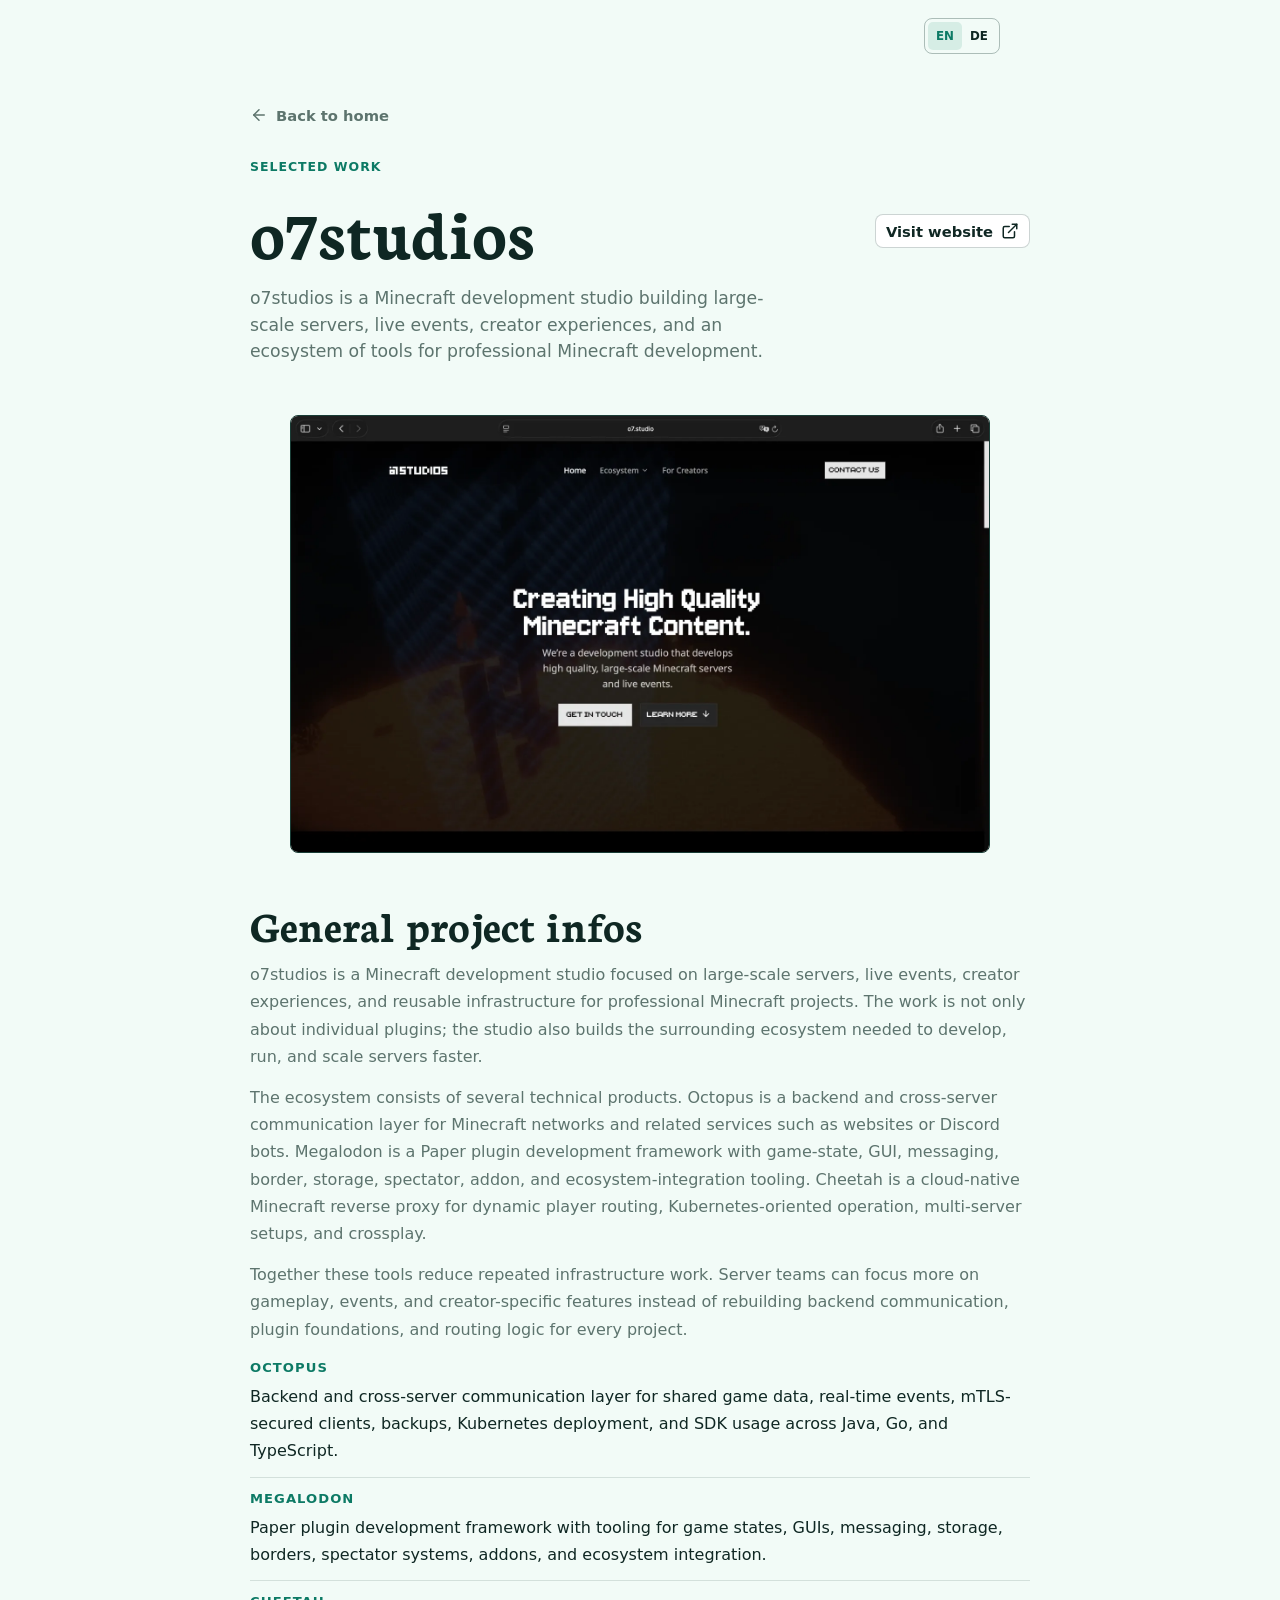
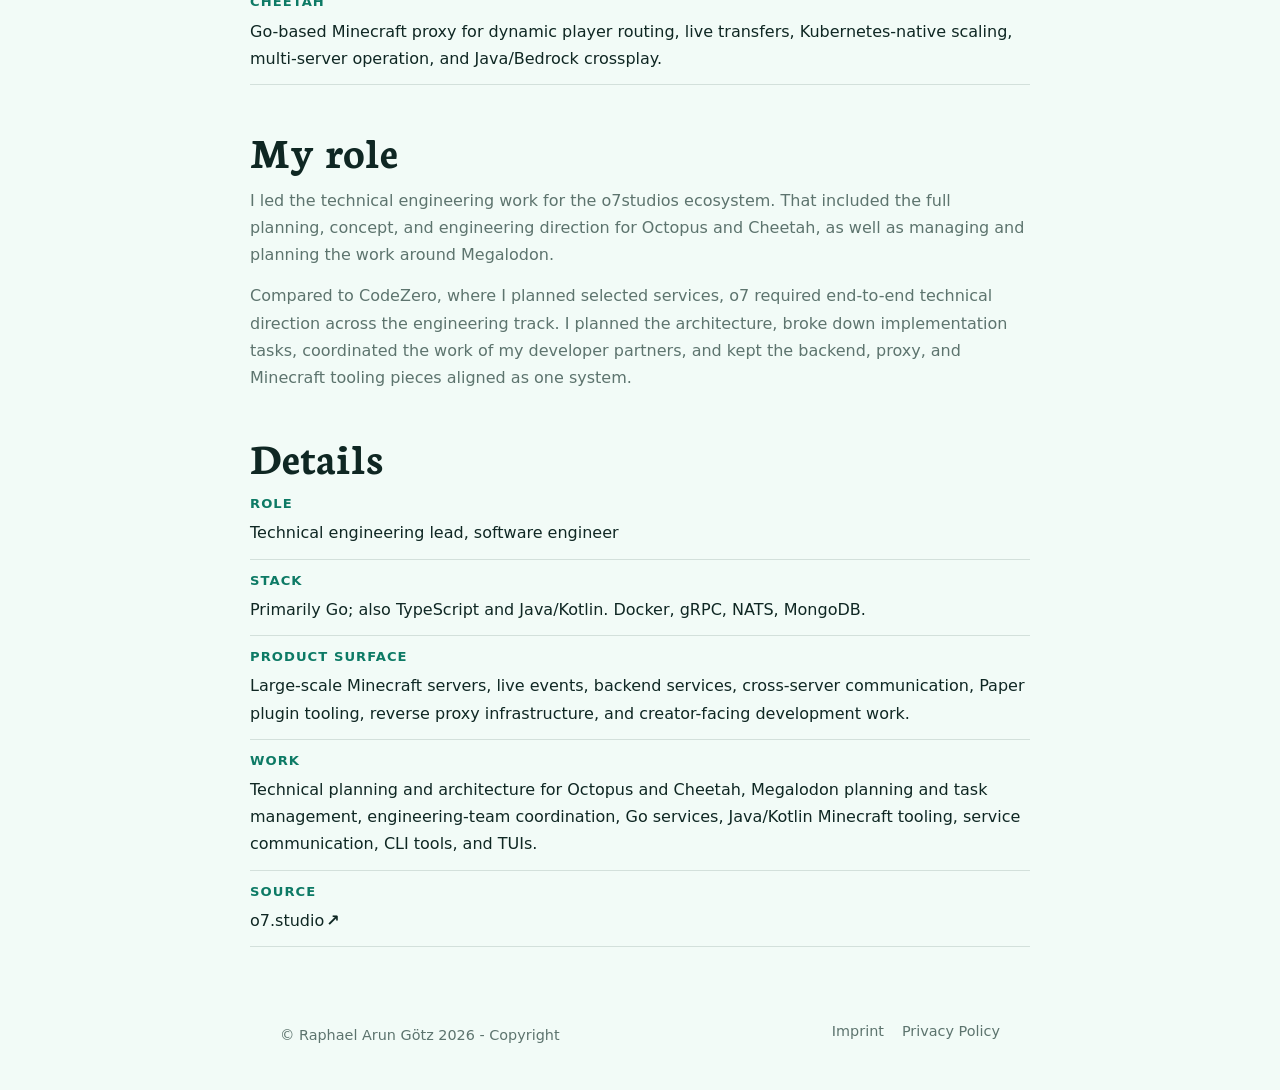
<file: projects/o7-studio.html>
<!DOCTYPE html>
<html lang="en">
<head>
    <meta charset="UTF-8"/>
    <meta name="viewport" content="width=device-width, initial-scale=1"/>
    <title>o7studios - Raphael Götz</title>
    <link rel="icon" href="../public/favicon.svg" type="image/svg+xml"/>
    <link rel="manifest" href="../site.webmanifest"/>
    <meta name="theme-color" content="#dff2eb"/>
    <meta
            name="description"
            content="Project notes for o7studios, a Minecraft development studio for large-scale servers, live events, and developer tooling."
    />
    <meta name="author" content="Raphael Götz"/>
    <meta name="robots" content="index, follow"/>
    <link rel="canonical" href="https://raphael-goetz.de/projects/o7-studio.html"/>
    <meta property="og:type" content="article"/>
    <meta property="og:locale" content="en_US"/>
    <meta property="og:site_name" content="Raphael Götz"/>
    <meta property="og:title" content="o7studios — Raphael Götz"/>
    <meta property="og:description" content="Technical direction and engineering for large-scale Minecraft infrastructure and developer tooling."/>
    <meta property="og:url" content="https://raphael-goetz.de/projects/o7-studio.html"/>
    <meta property="og:image" content="https://raphael-goetz.de/public/projects/o7-studio-preview.webp"/>
    <meta property="og:image:type" content="image/webp"/>
    <meta property="og:image:width" content="1600"/>
    <meta property="og:image:height" content="1000"/>
    <meta property="og:image:alt" content="o7studios website preview"/>
    <meta name="twitter:card" content="summary_large_image"/>
    <meta name="twitter:title" content="o7studios — Raphael Götz"/>
    <meta name="twitter:description" content="Technical direction and engineering for large-scale Minecraft infrastructure and developer tooling."/>
    <meta name="twitter:image" content="https://raphael-goetz.de/public/projects/o7-studio-preview.webp"/>
    <meta name="twitter:image:alt" content="o7studios website preview"/>
    <link rel="preload" href="../public/fonts/neuton/neuton-v24-latin-700.woff2" as="font" type="font/woff2" crossorigin/>
    <script type="application/ld+json">
        {
            "@context": "https://schema.org",
            "@graph": [
                {
                    "@type": "WebPage",
                    "@id": "https://raphael-goetz.de/projects/o7-studio.html#page",
                    "url": "https://raphael-goetz.de/projects/o7-studio.html",
                    "name": "o7studios — Raphael Götz",
                    "description": "Technical direction and engineering for large-scale Minecraft infrastructure and developer tooling.",
                    "dateModified": "2026-07-10",
                    "inLanguage": "en",
                    "breadcrumb": {"@id": "https://raphael-goetz.de/projects/o7-studio.html#breadcrumb"},
                    "mainEntity": {"@id": "https://raphael-goetz.de/projects/o7-studio.html#project"}
                },
                {
                    "@type": "CreativeWork",
                    "@id": "https://raphael-goetz.de/projects/o7-studio.html#project",
                    "name": "o7studios",
                    "url": "https://www.o7.studio",
                    "description": "Minecraft development studio building large-scale servers, live events, and reusable infrastructure.",
                    "image": "https://raphael-goetz.de/public/projects/o7-studio-preview.webp",
                    "creator": {"@id": "https://raphael-goetz.de/#raphael"},
                    "keywords": ["Go", "Minecraft", "Distributed systems", "Kubernetes", "gRPC", "NATS"]
                },
                {
                    "@type": "BreadcrumbList",
                    "@id": "https://raphael-goetz.de/projects/o7-studio.html#breadcrumb",
                    "itemListElement": [
                        {
                            "@type": "ListItem",
                            "position": 1,
                            "name": "Portfolio",
                            "item": "https://raphael-goetz.de/"
                        },
                        {
                            "@type": "ListItem",
                            "position": 2,
                            "name": "o7studios",
                            "item": "https://raphael-goetz.de/projects/o7-studio.html"
                        }
                    ]
                }
            ]
        }
    </script>
    <link rel="stylesheet" href="../index.css" type="text/css" media="screen"/>
    <script src="../i18n.js" defer></script>
</head>
<body>
<main id="main-content" class="site-shell project-page">
    <header class="project-hero">
        <a class="project-link project-link--back" href="../index.html">
            <svg aria-hidden="true" class="icon" viewBox="0 0 24 24" fill="none" stroke="currentColor"
                 stroke-width="2" stroke-linecap="round" stroke-linejoin="round">
                <path d="m12 19-7-7 7-7"/>
                <path d="M19 12H5"/>
            </svg>
            Back to home
        </a>
        <p class="eyebrow">Selected work</p>
        <div class="project-title-row">
            <h1>o7studios</h1>
            <a class="project-link project-link--primary" href="https://www.o7.studio">
                Visit website
                <svg aria-hidden="true" class="icon" viewBox="0 0 24 24" fill="none" stroke="currentColor"
                     stroke-width="2" stroke-linecap="round" stroke-linejoin="round">
                    <path d="M15 3h6v6"/>
                    <path d="M10 14 21 3"/>
                    <path d="M18 13v6a2 2 0 0 1-2 2H5a2 2 0 0 1-2-2V8a2 2 0 0 1 2-2h6"/>
                </svg>
            </a>
        </div>
        <p class="lede">
            o7studios is a Minecraft development studio building large-scale servers, live events, creator experiences,
            and an ecosystem of tools for professional Minecraft development.
        </p>
    </header>

    <figure class="project-preview">
        <img src="../public/projects/o7-studio-preview.webp" alt="o7studios landing page preview"
             width="1600" height="1000" decoding="async"/>
    </figure>

    <section class="project-article">
        <div class="detail-block">
            <h2>General project infos</h2>
            <p>
                o7studios is a Minecraft development studio focused on large-scale servers, live events, creator
                experiences, and reusable infrastructure for professional Minecraft projects. The work is not only about
                individual plugins; the studio also builds the surrounding ecosystem needed to develop, run, and scale
                servers faster.
            </p>
            <p>
                The ecosystem consists of several technical products. Octopus is a backend and cross-server
                communication layer for Minecraft networks and related services such as websites or Discord bots.
                Megalodon is a Paper plugin development framework with game-state, GUI, messaging, border, storage,
                spectator, addon, and ecosystem-integration tooling. Cheetah is a cloud-native Minecraft reverse proxy
                for dynamic player routing, Kubernetes-oriented operation, multi-server setups, and crossplay.
            </p>
            <p>
                Together these tools reduce repeated infrastructure work. Server teams can focus more on gameplay,
                events, and creator-specific features instead of rebuilding backend communication, plugin foundations,
                and routing logic for every project.
            </p>
            <ul class="fact-list">
                <li>
                    <strong>Octopus</strong>
                    <span>Backend and cross-server communication layer for shared game data, real-time events, mTLS-secured clients, backups, Kubernetes deployment, and SDK usage across Java, Go, and TypeScript.</span>
                </li>
                <li>
                    <strong>Megalodon</strong>
                    <span>Paper plugin development framework with tooling for game states, GUIs, messaging, storage, borders, spectator systems, addons, and ecosystem integration.</span>
                </li>
                <li>
                    <strong>Cheetah</strong>
                    <span>Go-based Minecraft proxy for dynamic player routing, live transfers, Kubernetes-native scaling, multi-server operation, and Java/Bedrock crossplay.</span>
                </li>
            </ul>
        </div>

        <div class="detail-block">
            <h2>My role</h2>
            <p>
                I led the technical engineering work for the o7studios ecosystem. That included the full planning,
                concept, and engineering direction for Octopus and Cheetah, as well as managing and planning the work
                around Megalodon.
            </p>
            <p>
                Compared to CodeZero, where I planned selected services, o7 required end-to-end technical direction
                across the engineering track. I planned the architecture, broke down implementation tasks, coordinated
                the work of my developer partners, and kept the backend, proxy, and Minecraft tooling pieces aligned as
                one system.
            </p>
        </div>

        <div class="detail-block">
            <h2>Details</h2>
            <ul class="fact-list">
                <li>
                    <strong>Role</strong>
                    <span>Technical engineering lead, software engineer</span>
                </li>
                <li>
                    <strong>Stack</strong>
                    <span>Primarily Go; also TypeScript and Java/Kotlin. Docker, gRPC, NATS, MongoDB.</span>
                </li>
                <li>
                    <strong>Product surface</strong>
                    <span>Large-scale Minecraft servers, live events, backend services, cross-server communication, Paper plugin tooling, reverse proxy infrastructure, and creator-facing development work.</span>
                </li>
                <li>
                    <strong>Work</strong>
                    <span>Technical planning and architecture for Octopus and Cheetah, Megalodon planning and task management, engineering-team coordination, Go services, Java/Kotlin Minecraft tooling, service communication, CLI tools, and TUIs.</span>
                </li>
                <li>
                    <strong>Source</strong>
                    <span><a href="https://www.o7.studio">o7.studio</a></span>
                </li>
            </ul>
        </div>
    </section>

</main>

<footer class="site-footer" aria-label="Legal and copyright">
    <p>© Raphael Arun Götz 2026 - Copyright</p>
    <nav aria-label="Legal">
        <a href="../privacy/imprint.html">Imprint</a>
        <a href="../privacy/policy.html">Privacy Policy</a>
    </nav>
</footer>
</body>
</html>
</file>
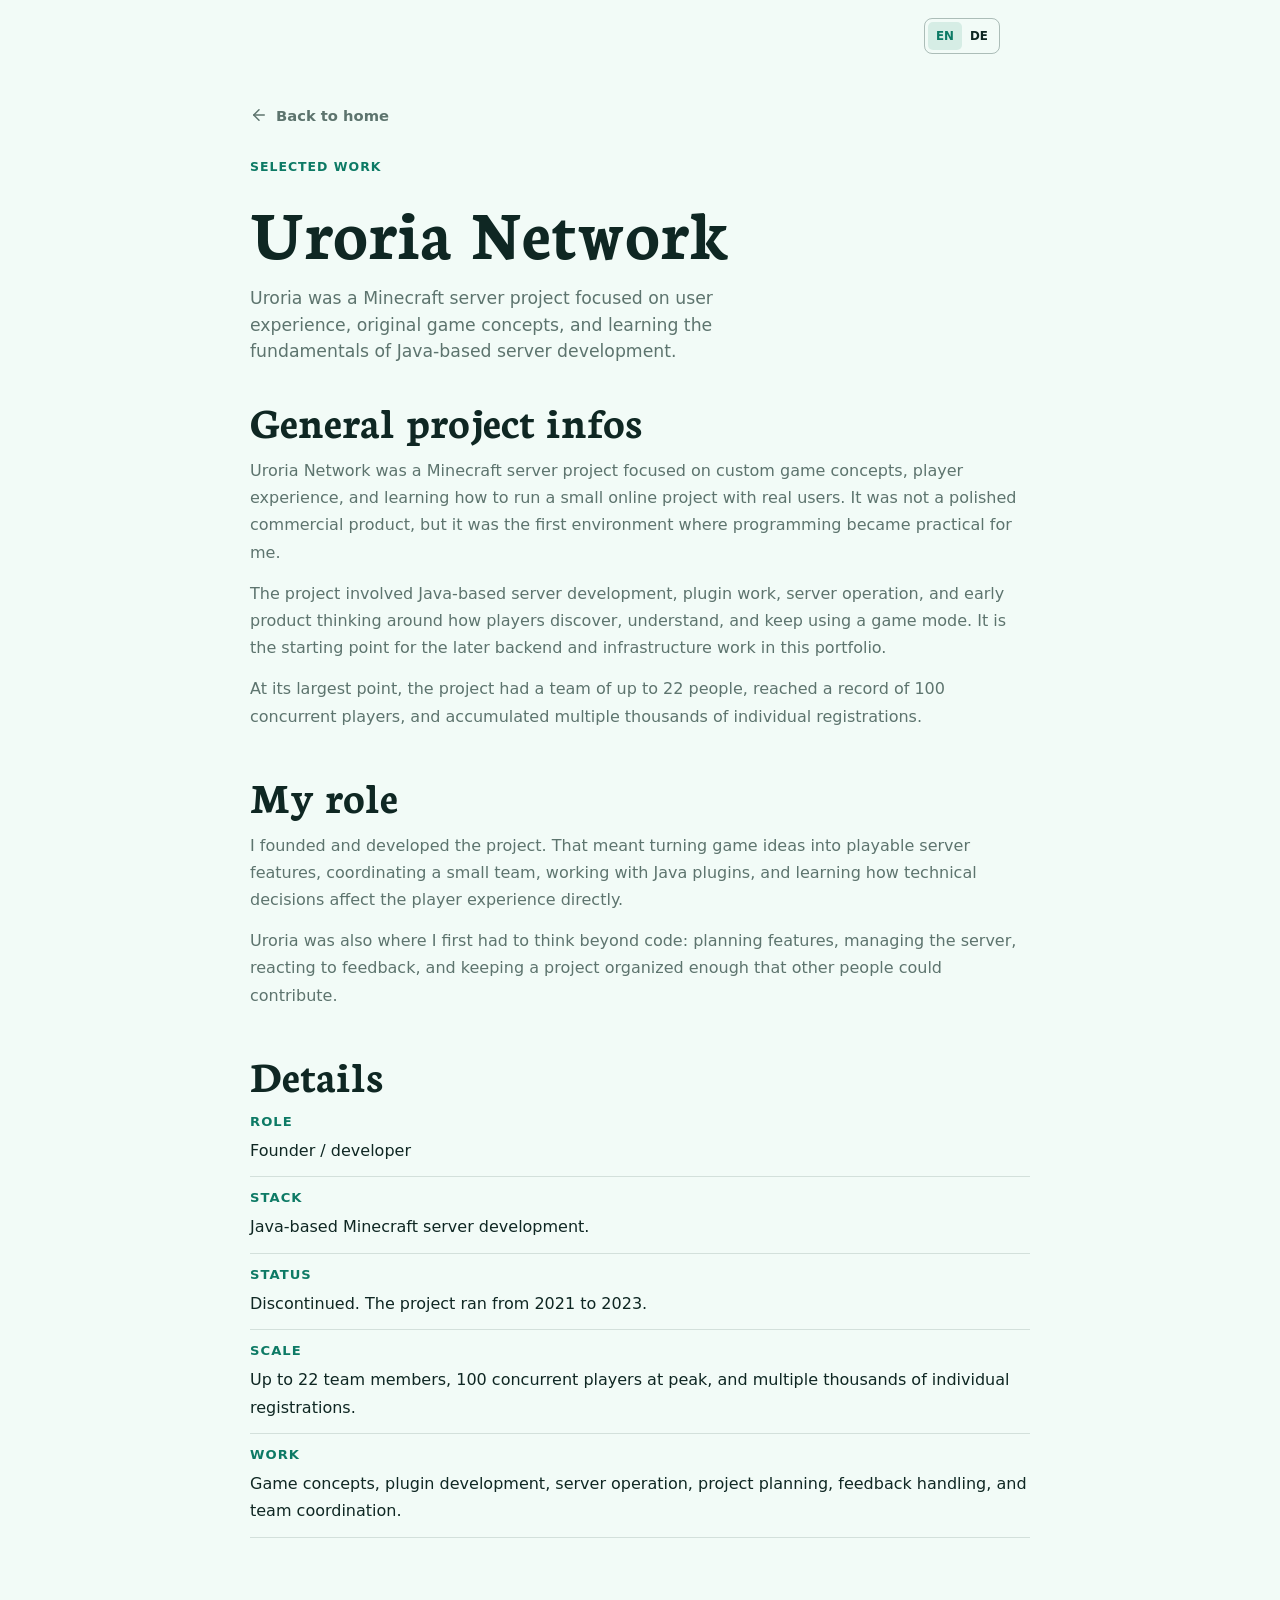
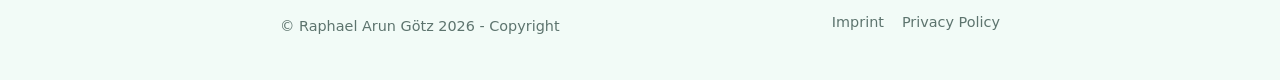
<file: projects/uroria.html>
<!DOCTYPE html>
<html lang="en">
<head>
    <meta charset="UTF-8"/>
    <meta name="viewport" content="width=device-width, initial-scale=1"/>
    <title>Uroria Network - Raphael Götz</title>
    <link rel="icon" href="../public/favicon.svg" type="image/svg+xml"/>
    <link rel="manifest" href="../site.webmanifest"/>
    <meta name="theme-color" content="#dff2eb"/>
    <meta
            name="description"
            content="Project notes for Uroria Network, a discontinued Minecraft server project."
    />
    <meta name="author" content="Raphael Götz"/>
    <meta name="robots" content="index, follow"/>
    <link rel="canonical" href="https://raphael-goetz.de/projects/uroria.html"/>
    <meta property="og:type" content="article"/>
    <meta property="og:locale" content="en_US"/>
    <meta property="og:site_name" content="Raphael Götz"/>
    <meta property="og:title" content="Uroria Network — Raphael Götz"/>
    <meta property="og:description" content="A Minecraft server project focused on original game concepts, player experience, and Java development."/>
    <meta property="og:url" content="https://raphael-goetz.de/projects/uroria.html"/>
    <meta name="twitter:card" content="summary"/>
    <meta name="twitter:title" content="Uroria Network — Raphael Götz"/>
    <meta name="twitter:description" content="A Minecraft server project focused on original game concepts, player experience, and Java development."/>
    <link rel="preload" href="../public/fonts/neuton/neuton-v24-latin-700.woff2" as="font" type="font/woff2" crossorigin/>
    <script type="application/ld+json">
        {
            "@context": "https://schema.org",
            "@graph": [
                {
                    "@type": "WebPage",
                    "@id": "https://raphael-goetz.de/projects/uroria.html#page",
                    "url": "https://raphael-goetz.de/projects/uroria.html",
                    "name": "Uroria Network — Raphael Götz",
                    "description": "A Minecraft server project focused on original game concepts, player experience, and Java development.",
                    "dateModified": "2026-07-02",
                    "inLanguage": "en",
                    "breadcrumb": {"@id": "https://raphael-goetz.de/projects/uroria.html#breadcrumb"},
                    "mainEntity": {"@id": "https://raphael-goetz.de/projects/uroria.html#project"}
                },
                {
                    "@type": "CreativeWork",
                    "@id": "https://raphael-goetz.de/projects/uroria.html#project",
                    "name": "Uroria Network",
                    "description": "Discontinued Minecraft server project focused on original game concepts and player experience.",
                    "creator": {"@id": "https://raphael-goetz.de/#raphael"},
                    "keywords": ["Java", "Minecraft", "Plugin development", "Server operation"]
                },
                {
                    "@type": "BreadcrumbList",
                    "@id": "https://raphael-goetz.de/projects/uroria.html#breadcrumb",
                    "itemListElement": [
                        {
                            "@type": "ListItem",
                            "position": 1,
                            "name": "Portfolio",
                            "item": "https://raphael-goetz.de/"
                        },
                        {
                            "@type": "ListItem",
                            "position": 2,
                            "name": "Uroria Network",
                            "item": "https://raphael-goetz.de/projects/uroria.html"
                        }
                    ]
                }
            ]
        }
    </script>
    <link rel="stylesheet" href="../index.css" type="text/css" media="screen"/>
    <script src="../i18n.js" defer></script>
</head>
<body>
<main id="main-content" class="site-shell project-page">
    <header class="project-hero">
        <a class="project-link project-link--back" href="../index.html">
            <svg aria-hidden="true" class="icon" viewBox="0 0 24 24" fill="none" stroke="currentColor"
                 stroke-width="2" stroke-linecap="round" stroke-linejoin="round">
                <path d="m12 19-7-7 7-7"/>
                <path d="M19 12H5"/>
            </svg>
            Back to home
        </a>
        <p class="eyebrow">Selected work</p>
        <h1>Uroria Network</h1>
        <p class="lede">
            Uroria was a Minecraft server project focused on user experience, original game concepts, and learning the
            fundamentals of Java-based server development.
        </p>
    </header>

    <section class="project-article">
        <div class="detail-block">
            <h2>General project infos</h2>
            <p>
                Uroria Network was a Minecraft server project focused on custom game concepts, player experience, and
                learning how to run a small online project with real users. It was not a polished commercial product,
                but it was the first environment where programming became practical for me.
            </p>
            <p>
                The project involved Java-based server development, plugin work, server operation, and early product
                thinking around how players discover, understand, and keep using a game mode. It is the starting point
                for the later backend and infrastructure work in this portfolio.
            </p>
            <p>
                At its largest point, the project had a team of up to 22 people, reached a record of 100 concurrent
                players, and accumulated multiple thousands of individual registrations.
            </p>
        </div>

        <div class="detail-block">
            <h2>My role</h2>
            <p>
                I founded and developed the project. That meant turning game ideas into playable server features,
                coordinating a small team, working with Java plugins, and learning how technical decisions affect the
                player experience directly.
            </p>
            <p>
                Uroria was also where I first had to think beyond code: planning features, managing the server, reacting
                to feedback, and keeping a project organized enough that other people could contribute.
            </p>
        </div>

        <div class="detail-block">
            <h2>Details</h2>
            <ul class="fact-list">
                <li>
                    <strong>Role</strong>
                    <span>Founder / developer</span>
                </li>
                <li>
                    <strong>Stack</strong>
                    <span>Java-based Minecraft server development.</span>
                </li>
                <li>
                    <strong>Status</strong>
                    <span>Discontinued. The project ran from 2021 to 2023.</span>
                </li>
                <li>
                    <strong>Scale</strong>
                    <span>Up to 22 team members, 100 concurrent players at peak, and multiple thousands of individual registrations.</span>
                </li>
                <li>
                    <strong>Work</strong>
                    <span>Game concepts, plugin development, server operation, project planning, feedback handling, and team coordination.</span>
                </li>
            </ul>
        </div>
    </section>
</main>

<footer class="site-footer" aria-label="Legal and copyright">
    <p>© Raphael Arun Götz 2026 - Copyright</p>
    <nav aria-label="Legal">
        <a href="../privacy/imprint.html">Imprint</a>
        <a href="../privacy/policy.html">Privacy Policy</a>
    </nav>
</footer>
</body>
</html>
</file>
<file: index.css>
@font-face {
    font-family: "Neuton";
    font-style: normal;
    font-weight: 300;
    font-display: swap;
    src: url("public/fonts/neuton/neuton-v24-latin-300.woff2") format("woff2");
}

@font-face {
    font-family: "Neuton";
    font-style: normal;
    font-weight: 400;
    font-display: swap;
    src: url("public/fonts/neuton/neuton-v24-latin-regular.woff2") format("woff2");
}

@font-face {
    font-family: "Neuton";
    font-style: normal;
    font-weight: 700;
    font-display: swap;
    src: url("public/fonts/neuton/neuton-v24-latin-700.woff2") format("woff2");
}

:root {
    --bg: #f2fbf7;
    --panel: #ffffff;
    --paper: #dff2eb;
    --ink: #0f2723;
    --muted: #5d746e;
    --line: #193d36;
    --accent: #0d7a65;
    --accent-soft: #d6ede5;
    --warm: #f4ead8;
    --shadow: 0 18px 45px rgb(15 39 35 / 0.08);
}

* {
    box-sizing: border-box;
}

html {
    color: var(--ink);
    background: var(--bg);
    font-family: Inter, ui-sans-serif, system-ui, -apple-system, BlinkMacSystemFont, "Segoe UI", sans-serif;
    letter-spacing: 0;
}

body {
    margin: 0;
    min-width: 320px;
    background: var(--bg);
}

.language-switch {
    position: fixed;
    z-index: 1000;
    top: 18px;
    right: max(18px, calc((100vw - 720px) / 2));
    display: flex;
    align-items: center;
    gap: 0;
    padding: 3px;
    border: 1px solid rgb(25 61 54 / 0.32);
    border-radius: 8px;
    background: transparent;
    box-shadow: none;
    color: var(--ink);
    font-size: 0.74rem;
    font-weight: 800;
    letter-spacing: 0.06em;
    view-transition-name: language-switch;
}

.language-switch::before {
    position: absolute;
    z-index: 0;
    top: 3px;
    left: 3px;
    width: 34px;
    height: 28px;
    border-radius: 5px;
    background: var(--accent-soft);
    content: "";
    transition: transform 220ms cubic-bezier(0.22, 1, 0.36, 1);
}

.language-switch:has([data-locale="de"].is-active)::before {
    transform: translateX(34px);
}

.language-switch__option {
    position: relative;
    z-index: 1;
    min-width: 34px;
    min-height: 28px;
    padding: 4px 7px;
    border: 0;
    border-radius: 5px;
    background: transparent;
    color: inherit;
    font: inherit;
    cursor: pointer;
    transition: color 180ms ease;
}

.language-switch > span {
    display: none;
}

.language-switch__option:hover,
.language-switch__option:focus-visible {
    color: var(--accent);
}

.language-switch__option.is-active {
    color: var(--accent);
}

@view-transition {
    navigation: auto;
}

::view-transition-old(root) {
    animation: 220ms cubic-bezier(0.4, 0, 1, 1) both page-out;
}

::view-transition-new(root) {
    animation: 300ms cubic-bezier(0, 0, 0.2, 1) both page-in;
}

::view-transition-old(language-switch),
::view-transition-new(language-switch) {
    animation-duration: 220ms;
}

@keyframes page-out {
    to {
        opacity: 0;
        transform: translateY(-4px);
    }
}

@keyframes page-in {
    from {
        opacity: 0;
        transform: translateY(6px);
    }
}

@media (prefers-reduced-motion: reduce) {
    ::view-transition-old(root),
    ::view-transition-new(root) {
        animation-duration: 1ms;
    }

    .language-switch::before {
        transition-duration: 1ms;
    }
}

a {
    color: inherit;
    text-decoration: none;
}

:focus-visible {
    outline: 3px solid var(--accent);
    outline-offset: 4px;
}

img {
    display: block;
    max-width: 100%;
}

.site-shell,
.site-footer {
    width: min(100% - 32px, 720px);
    margin-inline: auto;
}

.site-shell {
    padding-block: 70px 76px;
}

.hero {
    display: grid;
    grid-template-columns: 210px minmax(0, 1fr);
    align-items: stretch;
    gap: clamp(24px, 5vw, 36px);
    min-height: 268px;
    padding-block: 12px 54px;
}

.hero__image {
    width: 100%;
    height: 100%;
    min-height: 0;
    max-height: none;
    border: 1px solid var(--line);
    border-radius: 8px;
    object-fit: cover;
    object-position: center;
    background: var(--warm);
    box-shadow: var(--shadow);
}

.hero__content {
    display: grid;
    grid-template-rows: auto 1fr auto;
    align-content: stretch;
    gap: 15px;
    min-height: 268px;
    max-width: 470px;
}

.eyebrow {
    margin: 0;
    color: var(--accent);
    font-size: 0.78rem;
    font-weight: 700;
    letter-spacing: 0.08em;
    text-transform: uppercase;
}

h1,
h2,
h3,
p {
    margin-block: 0;
}

h1,
h2,
h3 {
    font-family: "Neuton", Georgia, serif;
    line-height: 0.98;
    letter-spacing: 0;
}

h1 {
    max-width: 540px;
    font-size: clamp(3.2rem, 7.5vw, 4.5rem);
    font-weight: 700;
    line-height: 1.05;
}

.hero__content h1 {
    margin-top: -8px;
}

h2 {
    font-size: clamp(2rem, 5vw, 2.8rem);
    font-weight: 700;
}

h3 {
    font-size: 1.6rem;
    font-weight: 700;
}

p,
li {
    color: var(--ink);
    font-size: 1rem;
    line-height: 1.7;
}

.lede {
    max-width: 520px;
    color: var(--muted);
    font-size: 1.08rem;
    line-height: 1.55;
}

.action-row {
    display: flex;
    flex-wrap: wrap;
    gap: 8px;
    margin-top: 2px;
}

.button {
    display: inline-flex;
    align-items: center;
    justify-content: center;
    min-height: 38px;
    gap: 8px;
    padding: 7px 11px;
    border: 1px solid var(--line);
    border-radius: 8px;
    background: var(--panel);
    color: var(--ink);
    font-size: 0.95rem;
    font-weight: 700;
    transition: transform 160ms ease, box-shadow 160ms ease, background 160ms ease;
}

.button:hover,
.button:focus-visible {
    transform: translate(-2px, -2px);
    box-shadow: 4px 4px 0 var(--line);
}

.button--primary {
    background: var(--ink);
    color: white;
}

.icon {
    width: 18px;
    height: 18px;
    flex: 0 0 auto;
}

.section {
    padding-block: 46px;
}

.section__heading {
    display: grid;
    gap: 6px;
    margin-bottom: 14px;
}

.about-note {
    display: grid;
    gap: 12px;
    padding-block: 42px;
}

.about-note p {
    max-width: 650px;
    color: var(--muted);
}

.project-list {
    display: grid;
    gap: 12px;
}

.project-card {
    display: block;
    border: 1px solid var(--line);
    border-radius: 8px;
    background: var(--paper);
    transition: transform 160ms ease, box-shadow 160ms ease;
}

.project-card:hover,
.project-card:focus-visible {
    transform: translate(-4px, -4px);
    box-shadow: 7px 7px 0 var(--line);
}

.project-card__body {
    display: grid;
    align-content: center;
    gap: 10px;
    padding: 18px 22px;
}

.project-card__title,
.project-card__date,
.project-card__copy,
.project-card__cta {
    display: block;
}

.project-card__title {
    font-family: "Neuton", Georgia, serif;
    font-size: 1.8rem;
    font-weight: 700;
    line-height: 1;
}

.project-card__date {
    margin-top: 4px;
    color: #425d56;
    font-size: 0.9rem;
}

.project-card__copy {
    color: var(--ink);
    line-height: 1.5;
}

.project-card__cta {
    color: var(--accent);
    font-size: 0.9rem;
    font-weight: 800;
}

.project-card__cta span {
    display: inline-block;
    margin-left: 3px;
    transition: transform 160ms ease;
}

.project-card:hover .project-card__cta span,
.project-card:focus-visible .project-card__cta span {
    transform: translateX(5px);
}

.info-grid {
    display: grid;
    grid-template-columns: repeat(2, minmax(0, 1fr));
    gap: 18px;
    padding-bottom: 24px;
}

.info-panel {
    display: grid;
    grid-template-rows: auto minmax(260px, 1fr);
    gap: 12px;
    min-height: 340px;
}

.info-panel h2 {
    font-size: 1.7rem;
}

.map-panel,
.stack-podium {
    min-height: 260px;
    border: 1px solid var(--line);
    border-radius: 8px;
    overflow: hidden;
    background: var(--panel);
}

.stack-podium {
    display: grid;
    grid-template-columns: repeat(3, minmax(0, 1fr));
    align-items: end;
    gap: 12px;
    padding: 36px 18px 0;
    background: var(--paper);
}

.stack-podium__item {
    display: grid;
    justify-items: center;
    align-content: end;
    gap: 8px;
    min-width: 0;
    height: calc(100% + 18px);
    margin-bottom: -18px;
    text-align: center;
    transition: transform 180ms ease;
}

.stack-podium__item:hover,
.stack-podium__item:focus-visible {
    transform: translateY(-8px);
}

.stack-podium__item span {
    color: var(--ink);
    font-size: 0.95rem;
    font-weight: 800;
}

.stack-podium__item strong {
    font-size: 1rem;
    font-weight: 800;
}

.stack-podium__item img {
    width: min(100%, 78px);
    height: auto;
    transition: transform 180ms ease;
}

.stack-podium__item:hover img,
.stack-podium__item:focus-visible img {
    transform: translateY(-3px);
}

.stack-podium__item--rust img {
    width: min(100%, 92px);
}

.stack-podium__item--kotlin img {
    width: min(100%, 66px);
}

.site-footer {
    display: flex;
    justify-content: space-between;
    align-items: flex-start;
    gap: 18px;
    padding-block: 0 42px;
}

.site-footer p,
.site-footer a {
    color: var(--muted);
    font-size: 0.9rem;
}

.site-footer nav {
    display: flex;
    gap: 18px;
}

.site-footer a:hover,
.site-footer a:focus-visible,
.legal-nav a:hover,
.legal-nav a:focus-visible,
.legal-page a:hover,
.legal-page a:focus-visible {
    color: var(--accent);
}

.legal-shell {
    display: grid;
    gap: 42px;
    width: min(100% - 32px, 720px);
    margin-inline: auto;
    padding-block: 54px 72px;
}

.legal-nav {
    display: flex;
    gap: 18px;
}

.legal-nav a {
    color: var(--muted);
    font-size: 0.9rem;
    font-weight: 700;
}

.legal-page {
    display: grid;
    gap: 28px;
}

.legal-page section {
    display: grid;
    gap: 10px;
}

.legal-page h1 {
    max-width: 640px;
    margin-bottom: 6px;
}

.legal-page h2 {
    margin-top: 12px;
    font-size: clamp(1.65rem, 4vw, 2.25rem);
}

.legal-page h3 {
    margin-top: 8px;
    font-size: 1.35rem;
}

.legal-page h4 {
    margin: 4px 0 0;
    color: var(--ink);
    font-size: 0.98rem;
}

.legal-page p,
.legal-page li {
    color: var(--muted);
    line-height: 1.72;
}

.legal-page ul {
    display: grid;
    gap: 8px;
    margin: 0;
    padding-left: 20px;
}

.legal-page a {
    color: var(--accent);
    font-weight: 700;
}

.project-page {
    display: grid;
    gap: 34px;
    width: min(100% - 32px, 780px);
}

.project-nav {
    display: flex;
    justify-content: space-between;
    align-items: center;
    gap: 16px;
    padding-block: 0 12px;
}

.project-link {
    display: inline-flex;
    align-items: center;
    gap: 8px;
    min-height: 34px;
    color: var(--muted);
    font-size: 0.92rem;
    font-weight: 800;
    transition: color 160ms ease, transform 160ms ease;
}

.project-link:hover,
.project-link:focus-visible {
    color: var(--accent);
    transform: translateX(-2px);
}

.project-link--primary {
    padding: 6px 10px;
    border: 1px solid rgb(25 61 54 / 0.22);
    border-radius: 8px;
    background: var(--panel);
    color: var(--ink);
}

.project-link--primary:hover,
.project-link--primary:focus-visible {
    transform: translate(-2px, -2px);
    box-shadow: 4px 4px 0 var(--line);
}

.project-hero {
    display: grid;
    gap: 16px;
    padding-block: 28px 0;
}

.project-link--back {
    justify-self: start;
    margin-bottom: 8px;
}

.project-title-row {
    display: flex;
    align-items: center;
    justify-content: space-between;
    gap: 20px;
}

.pill {
    display: inline-flex;
    align-items: center;
    min-height: 30px;
    padding: 4px 10px;
    border: 1px solid rgb(25 61 54 / 0.2);
    border-radius: 999px;
    background: var(--panel);
    color: var(--muted);
    font-size: 0.86rem;
    font-weight: 700;
}

.project-article a[href^="http"]::after,
.legal-page a[href^="http"]::after {
    content: " ↗";
    display: inline-block;
    margin-left: 2px;
    font-weight: 800;
    transition: transform 160ms ease;
}

.project-article a[href^="http"]:hover::after,
.project-article a[href^="http"]:focus-visible::after,
.legal-page a[href^="http"]:hover::after,
.legal-page a[href^="http"]:focus-visible::after {
    transform: translate(2px, -2px);
}

.project-preview {
    min-height: 340px;
    border: 1px solid var(--line);
    border-radius: 8px;
    overflow: hidden;
    background: linear-gradient(135deg, var(--accent-soft), var(--warm));
}

.project-preview img {
    width: 100%;
    height: 100%;
    min-height: 340px;
    object-fit: cover;
}

.project-preview__fallback {
    display: grid;
    min-height: 340px;
    place-items: center;
    color: var(--accent);
    font-weight: 800;
    letter-spacing: 0.08em;
    text-transform: uppercase;
}

.detail-grid {
    display: grid;
    grid-template-columns: minmax(0, 1.4fr) minmax(240px, 0.6fr);
    gap: 28px;
    align-items: start;
}

.project-article {
    display: grid;
    gap: 44px;
}

.detail-block {
    display: grid;
    gap: 14px;
}

.detail-block p {
    color: var(--muted);
}

.fact-list {
    display: grid;
    gap: 10px;
    padding: 0;
    margin: 0;
    list-style: none;
}

.fact-list li {
    display: grid;
    gap: 4px;
    padding-bottom: 12px;
    border-bottom: 1px solid rgb(25 61 54 / 0.14);
}

.fact-list strong {
    font-size: 0.82rem;
    letter-spacing: 0.08em;
    text-transform: uppercase;
    color: var(--accent);
}

.fact-list span {
    color: var(--ink);
}

.source-note {
    color: var(--muted);
    font-size: 0.9rem;
}

@media (max-width: 760px) {
    .site-shell,
    .site-footer {
        width: min(100% - 24px, 720px);
    }

    .site-shell {
        padding-block: 38px 48px;
    }

    .hero,
    .project-card,
    .info-grid,
    .detail-grid {
        grid-template-columns: 1fr;
    }

    .hero {
        min-height: auto;
        gap: 22px;
        padding-block: 0 34px;
    }

    .hero__image {
        width: min(100%, 260px);
        height: auto;
        min-height: 0;
        max-height: none;
        aspect-ratio: 1 / 1;
    }

    .hero__content {
        grid-template-rows: auto;
        min-height: 0;
        max-width: none;
    }

    h1 {
        font-size: 3.2rem;
    }

    .section {
        padding-block: 40px;
    }

    .project-card__body {
        padding: 18px;
    }

    .stack-podium {
        gap: 8px;
        padding-inline: 12px;
    }

    .site-footer,
    .project-nav {
        flex-direction: column;
    }

    .project-title-row {
        align-items: flex-start;
        flex-direction: column;
    }
}
</file>
